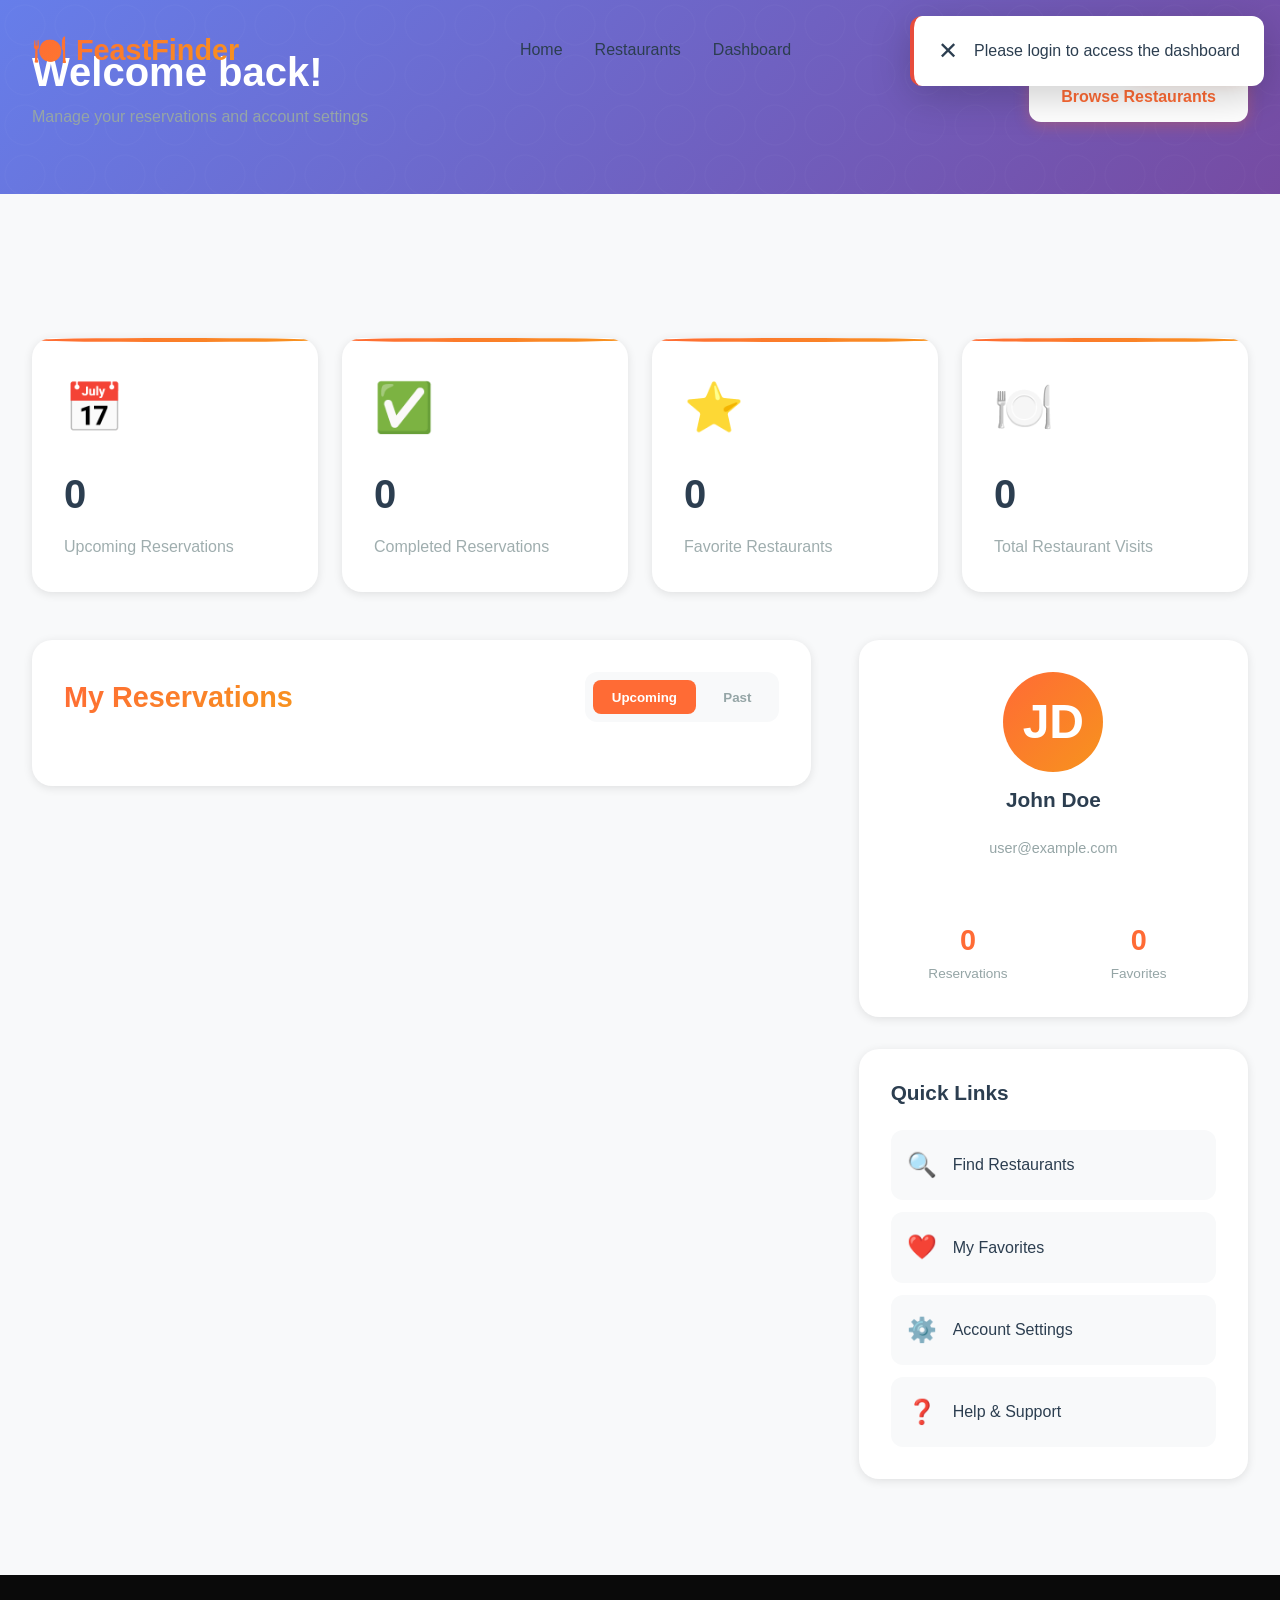
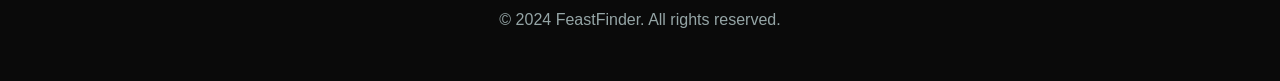
<file: dashboard.html>
<!DOCTYPE html>
<html lang="en">
<head>
    <meta charset="UTF-8">
    <meta name="viewport" content="width=device-width, initial-scale=1.0">
    <title>Dashboard - FeastFinder</title>
    <link rel="stylesheet" href="css/styles.css">
    <style>
        /* Dashboard Specific Styles */
        .dashboard-section {
            padding: 6rem 0 3rem;
            min-height: 100vh;
        }

        .dashboard-header {
            background: linear-gradient(135deg, #667eea 0%, #764ba2 100%);
            color: white;
            padding: 3rem 0;
            margin-bottom: 3rem;
            position: relative;
            overflow: hidden;
        }

        .dashboard-header::before {
            content: '';
            position: absolute;
            top: 0;
            left: 0;
            width: 100%;
            height: 100%;
            background: url('data:image/svg+xml,<svg xmlns="http://www.w3.org/2000/svg" viewBox="0 0 100 100"><circle cx="50" cy="50" r="40" fill="none" stroke="rgba(255,255,255,0.1)" stroke-width="0.5"/></svg>');
            background-size: 50px 50px;
            animation: float 20s linear infinite;
        }

        @keyframes float {
            0% { transform: translateY(0) rotate(0deg); }
            100% { transform: translateY(-100px) rotate(360deg); }
        }

        .dashboard-header-content {
            position: relative;
            z-index: 1;
            display: flex;
            justify-content: space-between;
            align-items: center;
            flex-wrap: wrap;
            gap: 2rem;
        }

        .user-welcome h1 {
            font-size: 2.5rem;
            margin-bottom: 0.5rem;
            animation: fadeInUp 1s ease-out;
        }

        @keyframes fadeInUp {
            from {
                opacity: 0;
                transform: translateY(30px);
            }
            to {
                opacity: 1;
                transform: translateY(0);
            }
        }

        .user-welcome p {
            opacity: 0.9;
            animation: fadeInUp 1s ease-out 0.2s both;
        }

        .quick-actions {
            display: flex;
            gap: 1rem;
            animation: fadeInUp 1s ease-out 0.4s both;
        }

        /* Stats Grid */
        .stats-grid {
            display: grid;
            grid-template-columns: repeat(auto-fit, minmax(250px, 1fr));
            gap: 1.5rem;
            margin-bottom: 3rem;
        }

        .stat-card {
            background: var(--light-surface);
            padding: 2rem;
            border-radius: var(--border-radius-lg);
            box-shadow: var(--shadow-sm);
            position: relative;
            overflow: hidden;
            transition: all var(--transition-normal);
        }

        .stat-card:hover {
            transform: translateY(-5px);
            box-shadow: var(--shadow-md);
        }

        .stat-card::before {
            content: '';
            position: absolute;
            top: 0;
            left: 0;
            width: 100%;
            height: 4px;
            background: linear-gradient(135deg, var(--primary-color), var(--secondary-color));
        }

        .stat-icon {
            font-size: 3rem;
            margin-bottom: 1rem;
        }

        .stat-value {
            font-size: 2.5rem;
            font-weight: 800;
            color: var(--text-dark);
            margin-bottom: 0.5rem;
        }

        .stat-label {
            color: var(--text-muted);
            font-size: 1rem;
        }

        /* Dashboard Content */
        .dashboard-content {
            display: grid;
            grid-template-columns: 2fr 1fr;
            gap: 3rem;
        }

        /* Main Content */
        .main-content {
            display: flex;
            flex-direction: column;
            gap: 3rem;
        }

        .content-section {
            background: var(--light-surface);
            padding: 2rem;
            border-radius: var(--border-radius-lg);
            box-shadow: var(--shadow-sm);
        }

        .section-header {
            display: flex;
            justify-content: space-between;
            align-items: center;
            margin-bottom: 2rem;
            flex-wrap: wrap;
            gap: 1rem;
        }

        .section-header h2 {
            font-size: 1.8rem;
            margin: 0;
            background: linear-gradient(135deg, var(--primary-color), var(--secondary-color));
            -webkit-background-clip: text;
            -webkit-text-fill-color: transparent;
            background-clip: text;
        }

        .section-tabs {
            display: flex;
            gap: 0.5rem;
            background: var(--light-bg);
            padding: 0.5rem;
            border-radius: var(--border-radius-md);
        }

        .section-tab {
            padding: 0.6rem 1.2rem;
            border: none;
            background: transparent;
            cursor: pointer;
            font-weight: 600;
            color: var(--text-muted);
            border-radius: var(--border-radius-sm);
            transition: all var(--transition-normal);
        }

        .section-tab.active {
            background: var(--primary-color);
            color: white;
        }

        .section-tab:hover:not(.active) {
            color: var(--primary-color);
        }

        /* Reservation Cards */
        .reservations-list {
            display: flex;
            flex-direction: column;
            gap: 1rem;
        }

        .reservation-card {
            background: var(--light-bg);
            border-radius: var(--border-radius-md);
            padding: 1.5rem;
            display: flex;
            gap: 1.5rem;
            transition: all var(--transition-normal);
            position: relative;
            overflow: hidden;
        }

        .reservation-card:hover {
            box-shadow: var(--shadow-md);
            transform: translateX(5px);
        }

        .reservation-card::before {
            content: '';
            position: absolute;
            left: 0;
            top: 0;
            bottom: 0;
            width: 4px;
            background: linear-gradient(135deg, var(--primary-color), var(--secondary-color));
        }

        .reservation-card.upcoming::before {
            background: var(--success);
        }

        .reservation-card.completed::before {
            background: var(--text-muted);
        }

        .reservation-card.cancelled::before {
            background: var(--danger);
        }

        .reservation-image {
            width: 120px;
            height: 100px;
            border-radius: var(--border-radius-md);
            object-fit: cover;
            flex-shrink: 0;
        }

        .reservation-info {
            flex: 1;
        }

        .reservation-header {
            display: flex;
            justify-content: space-between;
            align-items: start;
            margin-bottom: 0.75rem;
            flex-wrap: wrap;
            gap: 0.5rem;
        }

        .reservation-title {
            font-size: 1.2rem;
            font-weight: 700;
            color: var(--text-dark);
            margin: 0;
        }

        .reservation-status {
            padding: 0.4rem 1rem;
            border-radius: var(--border-radius-xl);
            font-size: 0.85rem;
            font-weight: 600;
        }

        .reservation-status.upcoming {
            background: rgba(46, 204, 113, 0.1);
            color: var(--success);
        }

        .reservation-status.completed {
            background: rgba(149, 165, 166, 0.1);
            color: var(--text-muted);
        }

        .reservation-status.cancelled {
            background: rgba(231, 76, 60, 0.1);
            color: var(--danger);
        }

        .reservation-details {
            display: grid;
            grid-template-columns: repeat(auto-fit, minmax(150px, 1fr));
            gap: 1rem;
            margin-bottom: 1rem;
        }

        .reservation-detail {
            display: flex;
            align-items: center;
            gap: 0.5rem;
            font-size: 0.9rem;
            color: var(--text-muted);
        }

        .reservation-detail span:first-child {
            font-size: 1.1rem;
        }

        .reservation-actions {
            display: flex;
            gap: 0.75rem;
            flex-wrap: wrap;
        }

        .reservation-actions .btn {
            padding: 0.5rem 1rem;
            font-size: 0.9rem;
        }

        /* Empty State */
        .empty-state {
            text-align: center;
            padding: 3rem 2rem;
        }

        .empty-state-icon {
            font-size: 5rem;
            margin-bottom: 1rem;
            opacity: 0.5;
        }

        .empty-state h3 {
            margin-bottom: 0.5rem;
        }

        .empty-state p {
            color: var(--text-muted);
            margin-bottom: 1.5rem;
        }

        /* Sidebar */
        .sidebar {
            display: flex;
            flex-direction: column;
            gap: 2rem;
        }

        .sidebar-card {
            background: var(--light-surface);
            padding: 2rem;
            border-radius: var(--border-radius-lg);
            box-shadow: var(--shadow-sm);
        }

        .sidebar-card h3 {
            margin-bottom: 1.5rem;
            font-size: 1.3rem;
        }

        /* Profile Card */
        .profile-header {
            text-align: center;
            margin-bottom: 2rem;
        }

        .profile-avatar {
            width: 100px;
            height: 100px;
            border-radius: 50%;
            background: linear-gradient(135deg, var(--primary-color), var(--secondary-color));
            display: flex;
            align-items: center;
            justify-content: center;
            color: white;
            font-size: 3rem;
            font-weight: 700;
            margin: 0 auto 1rem;
        }

        .profile-name {
            font-size: 1.5rem;
            margin-bottom: 0.25rem;
        }

        .profile-email {
            color: var(--text-muted);
            font-size: 0.9rem;
        }

        .profile-stats {
            display: grid;
            grid-template-columns: 1fr 1fr;
            gap: 1rem;
            margin-top: 1.5rem;
            padding-top: 1.5rem;
            border-top: 1px solid var(--glass-border);
        }

        .profile-stat {
            text-align: center;
        }

        .profile-stat-value {
            font-size: 1.8rem;
            font-weight: 700;
            color: var(--primary-color);
        }

        .profile-stat-label {
            font-size: 0.85rem;
            color: var(--text-muted);
        }

        /* Quick Links */
        .quick-links {
            display: flex;
            flex-direction: column;
            gap: 0.75rem;
        }

        .quick-link {
            display: flex;
            align-items: center;
            gap: 1rem;
            padding: 1rem;
            background: var(--light-bg);
            border-radius: var(--border-radius-md);
            text-decoration: none;
            color: var(--text-dark);
            transition: all var(--transition-normal);
        }

        .quick-link:hover {
            background: var(--primary-color);
            color: white;
            transform: translateX(5px);
        }

        .quick-link span:first-child {
            font-size: 1.5rem;
        }

        /* Modal */
        .modal-content {
            max-width: 500px;
        }

        .modal-body {
            text-align: center;
        }

        .modal-icon {
            font-size: 4rem;
            margin-bottom: 1rem;
        }

        /* Responsive */
        @media (max-width: 1024px) {
            .dashboard-content {
                grid-template-columns: 1fr;
            }

            .sidebar {
                order: -1;
            }
        }

        @media (max-width: 768px) {
            .dashboard-header-content {
                flex-direction: column;
                align-items: flex-start;
            }

            .user-welcome h1 {
                font-size: 2rem;
            }

            .quick-actions {
                width: 100%;
                flex-direction: column;
            }

            .reservation-card {
                flex-direction: column;
            }

            .reservation-image {
                width: 100%;
                height: 150px;
            }

            .reservation-details {
                grid-template-columns: 1fr;
            }
        }
    </style>
</head>
<body>
    <!-- Loader -->
    <div class="loader-wrapper">
        <div class="loader">
            <div class="loader-ring"></div>
            <div class="loader-ring"></div>
            <div class="loader-ring"></div>
            <div class="loader-text">FEAST</div>
        </div>
    </div>

    <!-- Navbar -->
    <nav class="navbar scrolled">
        <div class="container">
            <a href="index.html" class="logo">🍽️ FeastFinder</a>
            <ul class="nav-links">
                <li><a href="index.html">Home</a></li>
                <li><a href="restaurants.html">Restaurants</a></li>
                <li><a href="dashboard.html" class="active">Dashboard</a></li>
            </ul>
            <div class="nav-right">
                <button class="theme-toggle">
                    <span>🌙</span>
                </button>
                <a href="#" class="btn btn-primary" onclick="Auth.logout(); return false;">Logout</a>
            </div>
            <div class="mobile-menu-toggle">
                <span></span>
                <span></span>
                <span></span>
            </div>
        </div>
    </nav>

    <!-- Dashboard Header -->
    <section class="dashboard-header">
        <div class="container">
            <div class="dashboard-header-content">
                <div class="user-welcome">
                    <h1 id="welcomeMessage">Welcome back!</h1>
                    <p>Manage your reservations and account settings</p>
                </div>
                <div class="quick-actions">
                    <a href="restaurants.html" class="btn btn-primary" style="background: white; color: var(--primary-color);">Browse Restaurants</a>
                </div>
            </div>
        </div>
    </section>

    <!-- Main Content -->
    <section class="dashboard-section">
        <div class="container">
            <!-- Stats Grid -->
            <div class="stats-grid">
                <div class="stat-card">
                    <div class="stat-icon">📅</div>
                    <div class="stat-value" id="upcomingCount">0</div>
                    <div class="stat-label">Upcoming Reservations</div>
                </div>
                <div class="stat-card">
                    <div class="stat-icon">✅</div>
                    <div class="stat-value" id="completedCount">0</div>
                    <div class="stat-label">Completed Reservations</div>
                </div>
                <div class="stat-card">
                    <div class="stat-icon">⭐</div>
                    <div class="stat-value" id="favoritesCount">0</div>
                    <div class="stat-label">Favorite Restaurants</div>
                </div>
                <div class="stat-card">
                    <div class="stat-icon">🍽️</div>
                    <div class="stat-value" id="totalVisits">0</div>
                    <div class="stat-label">Total Restaurant Visits</div>
                </div>
            </div>

            <div class="dashboard-content">
                <!-- Main Content -->
                <div class="main-content">
                    <!-- Reservations Section -->
                    <div class="content-section">
                        <div class="section-header">
                            <h2>My Reservations</h2>
                            <div class="section-tabs">
                                <button class="section-tab active" data-tab="upcoming">Upcoming</button>
                                <button class="section-tab" data-tab="past">Past</button>
                            </div>
                        </div>

                        <!-- Upcoming Reservations -->
                        <div class="reservations-list" id="upcomingReservations">
                            <!-- Reservations will be loaded here -->
                        </div>

                        <!-- Past Reservations -->
                        <div class="reservations-list hidden" id="pastReservations">
                            <!-- Past reservations will be loaded here -->
                        </div>
                    </div>
                </div>

                <!-- Sidebar -->
                <div class="sidebar">
                    <!-- Profile Card -->
                    <div class="sidebar-card">
                        <div class="profile-header">
                            <div class="profile-avatar" id="profileAvatar">JD</div>
                            <h3 class="profile-name" id="profileName">John Doe</h3>
                            <p class="profile-email" id="profileEmail">user@example.com</p>
                        </div>
                        <div class="profile-stats">
                            <div class="profile-stat">
                                <div class="profile-stat-value" id="statReservations">0</div>
                                <div class="profile-stat-label">Reservations</div>
                            </div>
                            <div class="profile-stat">
                                <div class="profile-stat-value" id="statFavorites">0</div>
                                <div class="profile-stat-label">Favorites</div>
                            </div>
                        </div>
                    </div>

                    <!-- Quick Links -->
                    <div class="sidebar-card">
                        <h3>Quick Links</h3>
                        <div class="quick-links">
                            <a href="restaurants.html" class="quick-link">
                                <span>🔍</span>
                                <span>Find Restaurants</span>
                            </a>
                            <a href="#" class="quick-link" onclick="showFavorites(); return false;">
                                <span>❤️</span>
                                <span>My Favorites</span>
                            </a>
                            <a href="#" class="quick-link" onclick="showSettings(); return false;">
                                <span>⚙️</span>
                                <span>Account Settings</span>
                            </a>
                            <a href="#" class="quick-link" onclick="showHelp(); return false;">
                                <span>❓</span>
                                <span>Help & Support</span>
                            </a>
                        </div>
                    </div>
                </div>
            </div>
        </div>
    </section>

    <!-- Cancel Reservation Modal -->
    <div class="modal" id="cancelModal">
        <div class="modal-content">
            <div class="modal-header">
                <h3>Cancel Reservation</h3>
                <button class="modal-close" onclick="Modal.hide('cancelModal')">&times;</button>
            </div>
            <div class="modal-body">
                <div class="modal-icon">⚠️</div>
                <p>Are you sure you want to cancel this reservation?</p>
                <p style="color: var(--text-muted); font-size: 0.9rem; margin-top: 1rem;">
                    <strong id="cancelRestaurantName">Restaurant Name</strong><br>
                    <span id="cancelDateTime">Date at Time</span>
                </p>
            </div>
            <div class="modal-footer">
                <button class="btn btn-ghost" onclick="Modal.hide('cancelModal')">Keep Reservation</button>
                <button class="btn btn-primary" style="background: var(--danger);" id="confirmCancelBtn">Cancel Reservation</button>
            </div>
        </div>
    </div>

    <!-- Footer -->
    <footer style="background: var(--dark-bg); color: var(--text-light); padding: 2rem 0; margin-top: 3rem;">
        <div class="container">
            <div style="text-align: center; color: var(--text-muted);">
                <p>&copy; 2024 FeastFinder. All rights reserved.</p>
            </div>
        </div>
    </footer>

    <script src="js/utils.js"></script>
    <script>
        let currentTab = 'upcoming';
        let cancelReservationId = null;

        // Initialize
        document.addEventListener('DOMContentLoaded', () => {
            // Check authentication
            if (!Auth.isLoggedIn()) {
                Toast.error('Please login to access the dashboard');
                setTimeout(() => {
                    window.location.href = 'login.html';
                }, 1500);
                return;
            }

            loadUserProfile();
            loadStats();
            loadReservations();
            setupTabs();
        });

        // Load user profile
        function loadUserProfile() {
            const user = Auth.getCurrentUser();
            
            document.getElementById('welcomeMessage').textContent = `Welcome back, ${user.name.split(' ')[0]}!`;
            document.getElementById('profileName').textContent = user.name;
            document.getElementById('profileEmail').textContent = user.email;
            
            // Generate avatar initials
            const initials = user.name.split(' ').map(n => n[0]).join('').toUpperCase();
            document.getElementById('profileAvatar').textContent = initials;
        }

        // Load statistics
        function loadStats() {
            const user = Auth.getCurrentUser();
            const reservations = Reservations.getByUserId(user.id);
            const favorites = Storage.get('favorites') || [];

            const upcoming = reservations.filter(r => r.status === 'upcoming').length;
            const completed = reservations.filter(r => r.status === 'completed').length;
            const cancelled = reservations.filter(r => r.status === 'cancelled').length;

            document.getElementById('upcomingCount').textContent = upcoming;
            document.getElementById('completedCount').textContent = completed;
            document.getElementById('favoritesCount').textContent = favorites.length;
            document.getElementById('totalVisits').textContent = completed + cancelled;

            document.getElementById('statReservations').textContent = reservations.length;
            document.getElementById('statFavorites').textContent = favorites.length;
        }

        // Load reservations
        function loadReservations() {
            const user = Auth.getCurrentUser();
            const reservations = Reservations.getByUserId(user.id);

            const upcoming = reservations.filter(r => r.status === 'upcoming');
            const past = reservations.filter(r => r.status === 'completed' || r.status === 'cancelled');

            renderReservations('upcomingReservations', upcoming, true);
            renderReservations('pastReservations', past, false);
        }

        // Render reservations
        function renderReservations(containerId, reservations, isUpcoming) {
            const container = document.getElementById(containerId);

            if (reservations.length === 0) {
                container.innerHTML = `
                    <div class="empty-state">
                        <div class="empty-state-icon">${isUpcoming ? '📅' : '📋'}</div>
                        <h3>No ${isUpcoming ? 'upcoming' : 'past'} reservations</h3>
                        <p>${isUpcoming ? 'Book a table at your favorite restaurant!' : 'Your reservation history will appear here'}</p>
                        ${isUpcoming ? '<a href="restaurants.html" class="btn btn-primary">Browse Restaurants</a>' : ''}
                    </div>
                `;
                return;
            }

            container.innerHTML = reservations.map(reservation => `
                <div class="reservation-card ${reservation.status}">
                    <img src="${reservation.restaurantImage}" alt="${reservation.restaurantName}" class="reservation-image" onerror="this.src='https://images.unsplash.com/photo-1517248135467-4c7edcad34c4?w=400'">
                    <div class="reservation-info">
                        <div class="reservation-header">
                            <h4 class="reservation-title">${reservation.restaurantName}</h4>
                            <span class="reservation-status ${reservation.status}">${capitalizeFirst(reservation.status)}</span>
                        </div>
                        <div class="reservation-details">
                            <div class="reservation-detail">
                                <span>📅</span>
                                <span>${UI.formatDate(reservation.date)}</span>
                            </div>
                            <div class="reservation-detail">
                                <span>⏰</span>
                                <span>${reservation.time}</span>
                            </div>
                            <div class="reservation-detail">
                                <span>👥</span>
                                <span>${reservation.guests} ${reservation.guests === 1 ? 'Guest' : 'Guests'}</span>
                            </div>
                            <div class="reservation-detail">
                                <span>🪑</span>
                                <span>Table ${reservation.table}</span>
                            </div>
                        </div>
                        <div class="reservation-actions">
                            ${isUpcoming ? `
                                <a href="details.html?id=${reservation.restaurantId}" class="btn btn-ghost">View Restaurant</a>
                                <button class="btn btn-ghost" style="border-color: var(--danger); color: var(--danger);" onclick="showCancelModal(${reservation.id})">Cancel</button>
                            ` : `
                                <a href="details.html?id=${reservation.restaurantId}" class="btn btn-primary">Book Again</a>
                            `}
                        </div>
                    </div>
                </div>
            `).join('');
        }

        // Setup tabs
        function setupTabs() {
            document.querySelectorAll('.section-tab').forEach(tab => {
                tab.addEventListener('click', () => {
                    const tabName = tab.getAttribute('data-tab');
                    
                    // Update active tab
                    document.querySelectorAll('.section-tab').forEach(t => t.classList.remove('active'));
                    tab.classList.add('active');

                    // Show/hide content
                    if (tabName === 'upcoming') {
                        document.getElementById('upcomingReservations').classList.remove('hidden');
                        document.getElementById('pastReservations').classList.add('hidden');
                    } else {
                        document.getElementById('upcomingReservations').classList.add('hidden');
                        document.getElementById('pastReservations').classList.remove('hidden');
                    }

                    currentTab = tabName;
                });
            });
        }

        // Show cancel modal
        function showCancelModal(reservationId) {
            const reservation = Reservations.getById(reservationId);
            
            if (!reservation) {
                Toast.error('Reservation not found');
                return;
            }

            cancelReservationId = reservationId;
            
            document.getElementById('cancelRestaurantName').textContent = reservation.restaurantName;
            document.getElementById('cancelDateTime').textContent = `${UI.formatDate(reservation.date)} at ${reservation.time}`;
            
            Modal.show('cancelModal');
        }

        // Confirm cancel
        document.getElementById('confirmCancelBtn').addEventListener('click', () => {
            if (cancelReservationId) {
                const success = Reservations.cancel(cancelReservationId);
                
                if (success) {
                    Toast.success('Reservation cancelled successfully');
                    Modal.hide('cancelModal');
                    loadStats();
                    loadReservations();
                } else {
                    Toast.error('Failed to cancel reservation');
                }
                
                cancelReservationId = null;
            }
        });

        // Helper functions
        function capitalizeFirst(str) {
            return str.charAt(0).toUpperCase() + str.slice(1);
        }

        function showFavorites() {
            Toast.success('Favorites feature coming soon!');
        }

        function showSettings() {
            Toast.success('Settings feature coming soon!');
        }

        function showHelp() {
            Toast.success('Help & Support feature coming soon!');
        }
    </script>
</body>
</html>
</file>
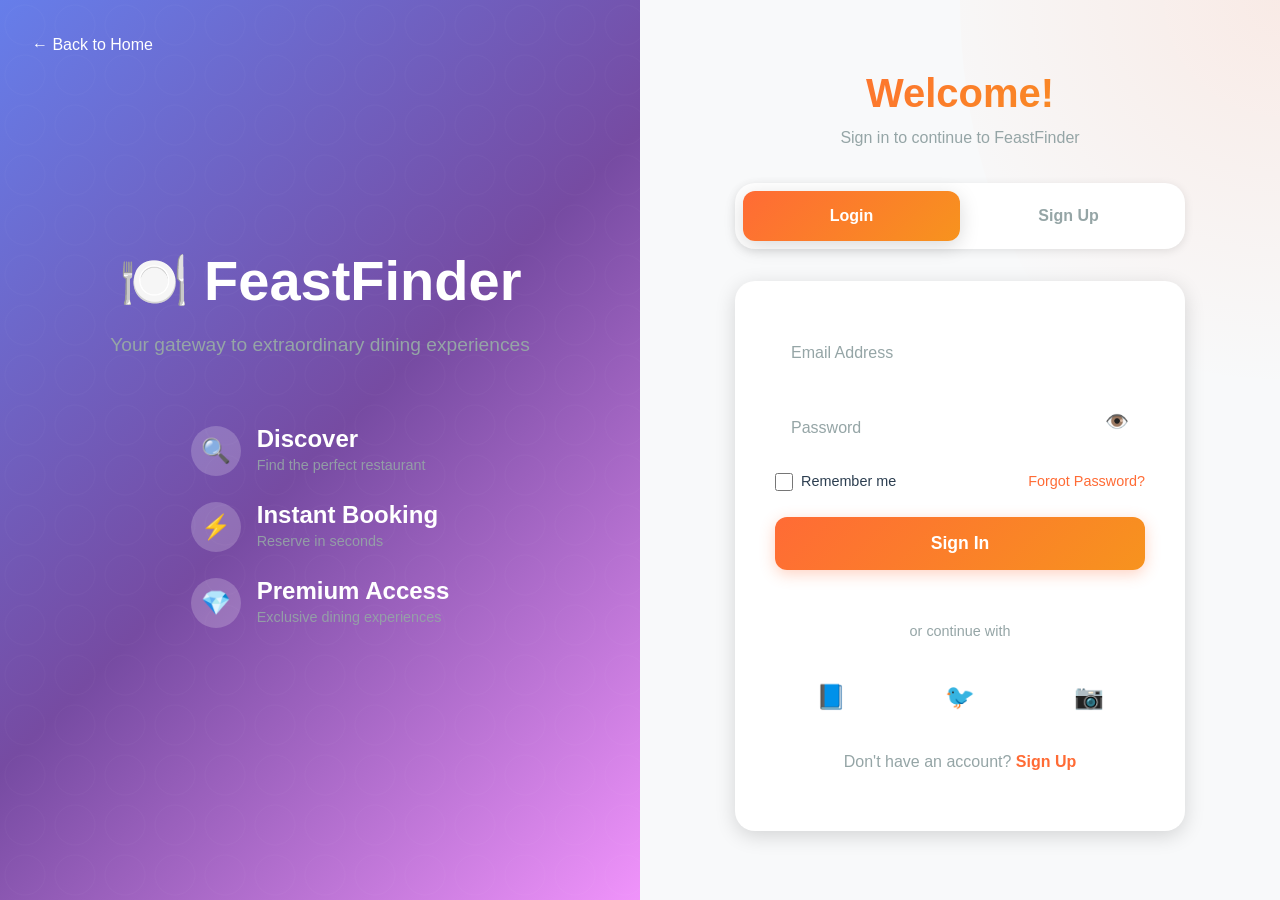
<file: login.html>
<!DOCTYPE html>
<html lang="en">
<head>
    <meta charset="UTF-8">
    <meta name="viewport" content="width=device-width, initial-scale=1.0">
    <title>Login - FeastFinder</title>
    <link rel="stylesheet" href="css/styles.css">
    <style>
        /* Login Page Specific Styles */
        body {
            overflow: hidden;
        }

        .auth-container {
            display: flex;
            min-height: 100vh;
        }

        /* Left Side - Image/Branding */
        .auth-left {
            flex: 1;
            background: linear-gradient(135deg, #667eea 0%, #764ba2 50%, #f093fb 100%);
            display: flex;
            flex-direction: column;
            justify-content: center;
            align-items: center;
            padding: 3rem;
            position: relative;
            overflow: hidden;
        }

        .auth-left::before {
            content: '';
            position: absolute;
            top: 0;
            left: 0;
            width: 100%;
            height: 100%;
            background: url('data:image/svg+xml,<svg xmlns="http://www.w3.org/2000/svg" viewBox="0 0 100 100"><circle cx="50" cy="50" r="40" fill="none" stroke="rgba(255,255,255,0.1)" stroke-width="0.5"/></svg>');
            background-size: 50px 50px;
            animation: float 20s linear infinite;
        }

        @keyframes float {
            0% { transform: translateY(0) rotate(0deg); }
            100% { transform: translateY(-100px) rotate(360deg); }
        }

        .auth-branding {
            position: relative;
            z-index: 1;
            text-align: center;
            color: white;
        }

        .auth-branding h1 {
            font-size: 3.5rem;
            margin-bottom: 1rem;
            animation: fadeInUp 1s ease-out;
        }

        .auth-branding p {
            font-size: 1.2rem;
            opacity: 0.9;
            animation: fadeInUp 1s ease-out 0.2s both;
        }

        .auth-features {
            margin-top: 3rem;
            position: relative;
            z-index: 1;
        }

        .auth-feature {
            display: flex;
            align-items: center;
            gap: 1rem;
            margin-bottom: 1.5rem;
            color: white;
            animation: slideInLeft 1s ease-out both;
        }

        .auth-feature:nth-child(1) { animation-delay: 0.3s; }
        .auth-feature:nth-child(2) { animation-delay: 0.5s; }
        .auth-feature:nth-child(3) { animation-delay: 0.7s; }

        .auth-feature-icon {
            width: 50px;
            height: 50px;
            background: rgba(255, 255, 255, 0.2);
            border-radius: 50%;
            display: flex;
            align-items: center;
            justify-content: center;
            font-size: 1.5rem;
        }

        @keyframes fadeInUp {
            from {
                opacity: 0;
                transform: translateY(30px);
            }
            to {
                opacity: 1;
                transform: translateY(0);
            }
        }

        @keyframes slideInLeft {
            from {
                opacity: 0;
                transform: translateX(-30px);
            }
            to {
                opacity: 1;
                transform: translateX(0);
            }
        }

        /* Right Side - Form */
        .auth-right {
            flex: 1;
            display: flex;
            justify-content: center;
            align-items: center;
            padding: 3rem;
            background: var(--light-bg);
            position: relative;
        }

        .auth-right::before {
            content: '';
            position: absolute;
            top: -50%;
            right: -50%;
            width: 100%;
            height: 100%;
            background: radial-gradient(circle, rgba(255, 107, 53, 0.1) 0%, transparent 70%);
            border-radius: 50%;
        }

        .auth-form-container {
            width: 100%;
            max-width: 450px;
            position: relative;
            z-index: 1;
        }

        .auth-header {
            text-align: center;
            margin-bottom: 2rem;
        }

        .auth-header h2 {
            font-size: 2.5rem;
            margin-bottom: 0.5rem;
            background: linear-gradient(135deg, var(--primary-color), var(--secondary-color));
            -webkit-background-clip: text;
            -webkit-text-fill-color: transparent;
            background-clip: text;
        }

        .auth-header p {
            color: var(--text-muted);
        }

        /* Tab Switcher */
        .auth-tabs {
            display: flex;
            margin-bottom: 2rem;
            background: var(--light-surface);
            border-radius: var(--border-radius-lg);
            padding: 0.5rem;
            box-shadow: var(--shadow-sm);
        }

        .auth-tab {
            flex: 1;
            padding: 1rem;
            text-align: center;
            border: none;
            background: transparent;
            cursor: pointer;
            font-size: 1rem;
            font-weight: 600;
            color: var(--text-muted);
            border-radius: var(--border-radius-md);
            transition: all var(--transition-normal);
        }

        .auth-tab.active {
            background: linear-gradient(135deg, var(--primary-color), var(--secondary-color));
            color: white;
            box-shadow: var(--shadow-md);
        }

        .auth-tab:hover:not(.active) {
            color: var(--primary-color);
        }

        /* Form Styles */
        .auth-form {
            background: var(--light-surface);
            padding: 2.5rem;
            border-radius: var(--border-radius-lg);
            box-shadow: var(--shadow-md);
        }

        .form-group.floating {
            margin-bottom: 1.5rem;
        }

        .form-group.floating .form-input {
            padding: 1.2rem 1rem 0.6rem;
        }

        .form-group.floating .floating-label {
            top: 1.2rem;
            left: 1rem;
        }

        .password-toggle {
            position: absolute;
            right: 1rem;
            top: 50%;
            transform: translateY(-50%);
            background: none;
            border: none;
            cursor: pointer;
            color: var(--text-muted);
            font-size: 1.2rem;
            transition: color var(--transition-fast);
        }

        .password-toggle:hover {
            color: var(--primary-color);
        }

        .form-error {
            color: var(--danger);
            font-size: 0.85rem;
            margin-top: 0.5rem;
            display: none;
        }

        .form-group.error .form-input {
            border-color: var(--danger);
        }

        .form-group.error .form-error {
            display: block;
        }

        .form-options {
            display: flex;
            justify-content: space-between;
            align-items: center;
            margin-bottom: 1.5rem;
            font-size: 0.9rem;
        }

        .remember-me {
            display: flex;
            align-items: center;
            gap: 0.5rem;
            cursor: pointer;
        }

        .remember-me input[type="checkbox"] {
            width: 18px;
            height: 18px;
            cursor: pointer;
        }

        .forgot-password {
            color: var(--primary-color);
            text-decoration: none;
            font-weight: 500;
            transition: color var(--transition-fast);
        }

        .forgot-password:hover {
            color: var(--primary-dark);
            text-decoration: underline;
        }

        .auth-form .btn {
            width: 100%;
            padding: 1rem;
            font-size: 1.1rem;
            margin-bottom: 1.5rem;
        }

        .auth-divider {
            text-align: center;
            position: relative;
            margin: 1.5rem 0;
        }

        .auth-divider::before {
            content: '';
            position: absolute;
            top: 50%;
            left: 0;
            width: 100%;
            height: 1px;
            background: var(--glass-border);
        }

        .auth-divider span {
            background: var(--light-surface);
            padding: 0 1rem;
            position: relative;
            color: var(--text-muted);
            font-size: 0.9rem;
        }

        .social-login {
            display: flex;
            gap: 1rem;
        }

        .social-btn {
            flex: 1;
            padding: 0.8rem;
            border: 2px solid var(--glass-border);
            border-radius: var(--border-radius-md);
            background: var(--light-surface);
            cursor: pointer;
            font-size: 1.5rem;
            transition: all var(--transition-normal);
            display: flex;
            align-items: center;
            justify-content: center;
        }

        .social-btn:hover {
            border-color: var(--primary-color);
            transform: translateY(-2px);
            box-shadow: var(--shadow-sm);
        }

        .auth-footer {
            text-align: center;
            margin-top: 1.5rem;
            color: var(--text-muted);
        }

        .auth-footer a {
            color: var(--primary-color);
            font-weight: 600;
            text-decoration: none;
        }

        .auth-footer a:hover {
            text-decoration: underline;
        }

        /* Form Panels */
        .form-panel {
            display: none;
        }

        .form-panel.active {
            display: block;
            animation: fadeIn 0.5s ease-out;
        }

        @keyframes fadeIn {
            from { opacity: 0; transform: translateY(10px); }
            to { opacity: 1; transform: translateY(0); }
        }

        /* Back to Home */
        .back-home {
            position: absolute;
            top: 2rem;
            left: 2rem;
            color: white;
            text-decoration: none;
            display: flex;
            align-items: center;
            gap: 0.5rem;
            font-weight: 500;
            z-index: 10;
            transition: all var(--transition-normal);
        }

        .back-home:hover {
            transform: translateX(-5px);
        }

        /* Responsive */
        @media (max-width: 968px) {
            .auth-left {
                display: none;
            }

            .auth-right {
                flex: 1;
            }
        }

        @media (max-width: 480px) {
            .auth-form {
                padding: 1.5rem;
            }

            .auth-header h2 {
                font-size: 2rem;
            }

            .social-login {
                flex-direction: column;
            }
        }
    </style>
</head>
<body>
    <!-- Loader -->
    <div class="loader-wrapper">
        <div class="loader">
            <div class="loader-ring"></div>
            <div class="loader-ring"></div>
            <div class="loader-ring"></div>
            <div class="loader-text">FEAST</div>
        </div>
    </div>

    <div class="auth-container">
        <!-- Left Side - Branding -->
        <div class="auth-left">
            <a href="index.html" class="back-home">← Back to Home</a>
            <div class="auth-branding">
                <h1>🍽️ FeastFinder</h1>
                <p>Your gateway to extraordinary dining experiences</p>
            </div>
            <div class="auth-features">
                <div class="auth-feature">
                    <div class="auth-feature-icon">🔍</div>
                    <div>
                        <h4 style="margin: 0;">Discover</h4>
                        <p style="margin: 0; font-size: 0.9rem; opacity: 0.9;">Find the perfect restaurant</p>
                    </div>
                </div>
                <div class="auth-feature">
                    <div class="auth-feature-icon">⚡</div>
                    <div>
                        <h4 style="margin: 0;">Instant Booking</h4>
                        <p style="margin: 0; font-size: 0.9rem; opacity: 0.9;">Reserve in seconds</p>
                    </div>
                </div>
                <div class="auth-feature">
                    <div class="auth-feature-icon">💎</div>
                    <div>
                        <h4 style="margin: 0;">Premium Access</h4>
                        <p style="margin: 0; font-size: 0.9rem; opacity: 0.9;">Exclusive dining experiences</p>
                    </div>
                </div>
            </div>
        </div>

        <!-- Right Side - Form -->
        <div class="auth-right">
            <div class="auth-form-container">
                <div class="auth-header">
                    <h2>Welcome!</h2>
                    <p>Sign in to continue to FeastFinder</p>
                </div>

                <!-- Tab Switcher -->
                <div class="auth-tabs">
                    <button class="auth-tab active" data-tab="login">Login</button>
                    <button class="auth-tab" data-tab="signup">Sign Up</button>
                </div>

                <!-- Login Form -->
                <div class="auth-form">
                    <form id="loginForm" class="form-panel active">
                        <div class="form-group floating">
                            <input type="email" class="form-input" id="loginEmail" placeholder=" " required>
                            <label class="floating-label" for="loginEmail">Email Address</label>
                            <div class="form-error">Please enter a valid email address</div>
                        </div>

                        <div class="form-group floating">
                            <input type="password" class="form-input" id="loginPassword" placeholder=" " required>
                            <label class="floating-label" for="loginPassword">Password</label>
                            <button type="button" class="password-toggle" onclick="togglePassword('loginPassword')">👁️</button>
                            <div class="form-error">Password is required</div>
                        </div>

                        <div class="form-options">
                            <label class="remember-me">
                                <input type="checkbox" id="rememberMe">
                                <span>Remember me</span>
                            </label>
                            <a href="#" class="forgot-password">Forgot Password?</a>
                        </div>

                        <button type="submit" class="btn btn-primary">Sign In</button>

                        <div class="auth-divider">
                            <span>or continue with</span>
                        </div>

                        <div class="social-login">
                            <button type="button" class="social-btn">📘</button>
                            <button type="button" class="social-btn">🐦</button>
                            <button type="button" class="social-btn">📷</button>
                        </div>

                        <div class="auth-footer">
                            <p>Don't have an account? <a href="#" onclick="switchTab('signup'); return false;">Sign Up</a></p>
                        </div>
                    </form>

                    <!-- Signup Form -->
                    <form id="signupForm" class="form-panel">
                        <div class="form-group floating">
                            <input type="text" class="form-input" id="signupName" placeholder=" " required>
                            <label class="floating-label" for="signupName">Full Name</label>
                            <div class="form-error">Name is required</div>
                        </div>

                        <div class="form-group floating">
                            <input type="email" class="form-input" id="signupEmail" placeholder=" " required>
                            <label class="floating-label" for="signupEmail">Email Address</label>
                            <div class="form-error">Please enter a valid email address</div>
                        </div>

                        <div class="form-group floating">
                            <input type="tel" class="form-input" id="signupPhone" placeholder=" " required>
                            <label class="floating-label" for="signupPhone">Phone Number</label>
                            <div class="form-error">Please enter a valid phone number</div>
                        </div>

                        <div class="form-group floating">
                            <input type="password" class="form-input" id="signupPassword" placeholder=" " required>
                            <label class="floating-label" for="signupPassword">Password</label>
                            <button type="button" class="password-toggle" onclick="togglePassword('signupPassword')">👁️</button>
                            <div class="form-error">Password must be at least 6 characters</div>
                        </div>

                        <div class="form-group floating">
                            <input type="password" class="form-input" id="signupConfirmPassword" placeholder=" " required>
                            <label class="floating-label" for="signupConfirmPassword">Confirm Password</label>
                            <button type="button" class="password-toggle" onclick="togglePassword('signupConfirmPassword')">👁️</button>
                            <div class="form-error">Passwords do not match</div>
                        </div>

                        <div class="form-options">
                            <label class="remember-me">
                                <input type="checkbox" id="agreeTerms" required>
                                <span>I agree to the Terms & Conditions</span>
                            </label>
                        </div>

                        <button type="submit" class="btn btn-primary">Create Account</button>

                        <div class="auth-divider">
                            <span>or continue with</span>
                        </div>

                        <div class="social-login">
                            <button type="button" class="social-btn">📘</button>
                            <button type="button" class="social-btn">🐦</button>
                            <button type="button" class="social-btn">📷</button>
                        </div>

                        <div class="auth-footer">
                            <p>Already have an account? <a href="#" onclick="switchTab('login'); return false;">Sign In</a></p>
                        </div>
                    </form>
                </div>
            </div>
        </div>
    </div>

    <script src="js/utils.js"></script>
    <script>
        // Tab Switching
        function switchTab(tab) {
            // Update tabs
            document.querySelectorAll('.auth-tab').forEach(t => t.classList.remove('active'));
            document.querySelector(`[data-tab="${tab}"]`).classList.add('active');

            // Update forms
            document.querySelectorAll('.form-panel').forEach(f => f.classList.remove('active'));
            document.getElementById(`${tab}Form`).classList.add('active');

            // Clear errors
            clearErrors();
        }

        // Tab click handlers
        document.querySelectorAll('.auth-tab').forEach(tab => {
            tab.addEventListener('click', () => {
                switchTab(tab.getAttribute('data-tab'));
            });
        });

        // Toggle Password Visibility
        function togglePassword(inputId) {
            const input = document.getElementById(inputId);
            const button = input.nextElementSibling.nextElementSibling;
            
            if (input.type === 'password') {
                input.type = 'text';
                button.textContent = '🙈';
            } else {
                input.type = 'password';
                button.textContent = '👁️';
            }
        }

        // Clear all errors
        function clearErrors() {
            document.querySelectorAll('.form-group').forEach(group => {
                group.classList.remove('error');
            });
        }

        // Show error
        function showError(inputId) {
            const input = document.getElementById(inputId);
            const formGroup = input.closest('.form-group');
            formGroup.classList.add('error');
        }

        // Validate email
        function validateEmail(email) {
            return Validator.email(email);
        }

        // Login Form Handler
        document.getElementById('loginForm').addEventListener('submit', function(e) {
            e.preventDefault();
            clearErrors();

            const email = document.getElementById('loginEmail').value;
            const password = document.getElementById('loginPassword').value;

            let isValid = true;

            if (!validateEmail(email)) {
                showError('loginEmail');
                isValid = false;
            }

            if (!Validator.required(password)) {
                showError('loginPassword');
                isValid = false;
            }

            if (isValid) {
                const result = Auth.login(email, password);
                
                if (result.success) {
                    Toast.success('Login successful! Redirecting...');
                    setTimeout(() => {
                        window.location.href = 'dashboard.html';
                    }, 1000);
                } else {
                    Toast.error(result.message);
                    showError('loginEmail');
                    showError('loginPassword');
                }
            }
        });

        // Signup Form Handler
        document.getElementById('signupForm').addEventListener('submit', function(e) {
            e.preventDefault();
            clearErrors();

            const name = document.getElementById('signupName').value;
            const email = document.getElementById('signupEmail').value;
            const phone = document.getElementById('signupPhone').value;
            const password = document.getElementById('signupPassword').value;
            const confirmPassword = document.getElementById('signupConfirmPassword').value;
            const agreeTerms = document.getElementById('agreeTerms').checked;

            let isValid = true;

            if (!Validator.required(name)) {
                showError('signupName');
                isValid = false;
            }

            if (!validateEmail(email)) {
                showError('signupEmail');
                isValid = false;
            }

            if (!Validator.phone(phone)) {
                showError('signupPhone');
                isValid = false;
            }

            if (!Validator.password(password)) {
                showError('signupPassword');
                isValid = false;
            }

            if (password !== confirmPassword) {
                showError('signupConfirmPassword');
                isValid = false;
            }

            if (!agreeTerms) {
                Toast.error('Please agree to the Terms & Conditions');
                isValid = false;
            }

            if (isValid) {
                const result = Auth.signup({
                    name,
                    email,
                    phone,
                    password
                });

                if (result.success) {
                    Toast.success('Account created successfully! Redirecting...');
                    setTimeout(() => {
                        window.location.href = 'dashboard.html';
                    }, 1000);
                } else {
                    Toast.error(result.message);
                    showError('signupEmail');
                }
            }
        });

        // Real-time validation
        document.querySelectorAll('.form-input').forEach(input => {
            input.addEventListener('blur', function() {
                const formGroup = this.closest('.form-group');
                
                if (this.value && !this.checkValidity()) {
                    formGroup.classList.add('error');
                } else {
                    formGroup.classList.remove('error');
                }
            });

            input.addEventListener('input', function() {
                const formGroup = this.closest('.form-group');
                formGroup.classList.remove('error');
            });
        });

        // Check if already logged in
        document.addEventListener('DOMContentLoaded', () => {
            if (Auth.isLoggedIn()) {
                window.location.href = 'dashboard.html';
            }
        });
    </script>
</body>
</html>
</file>
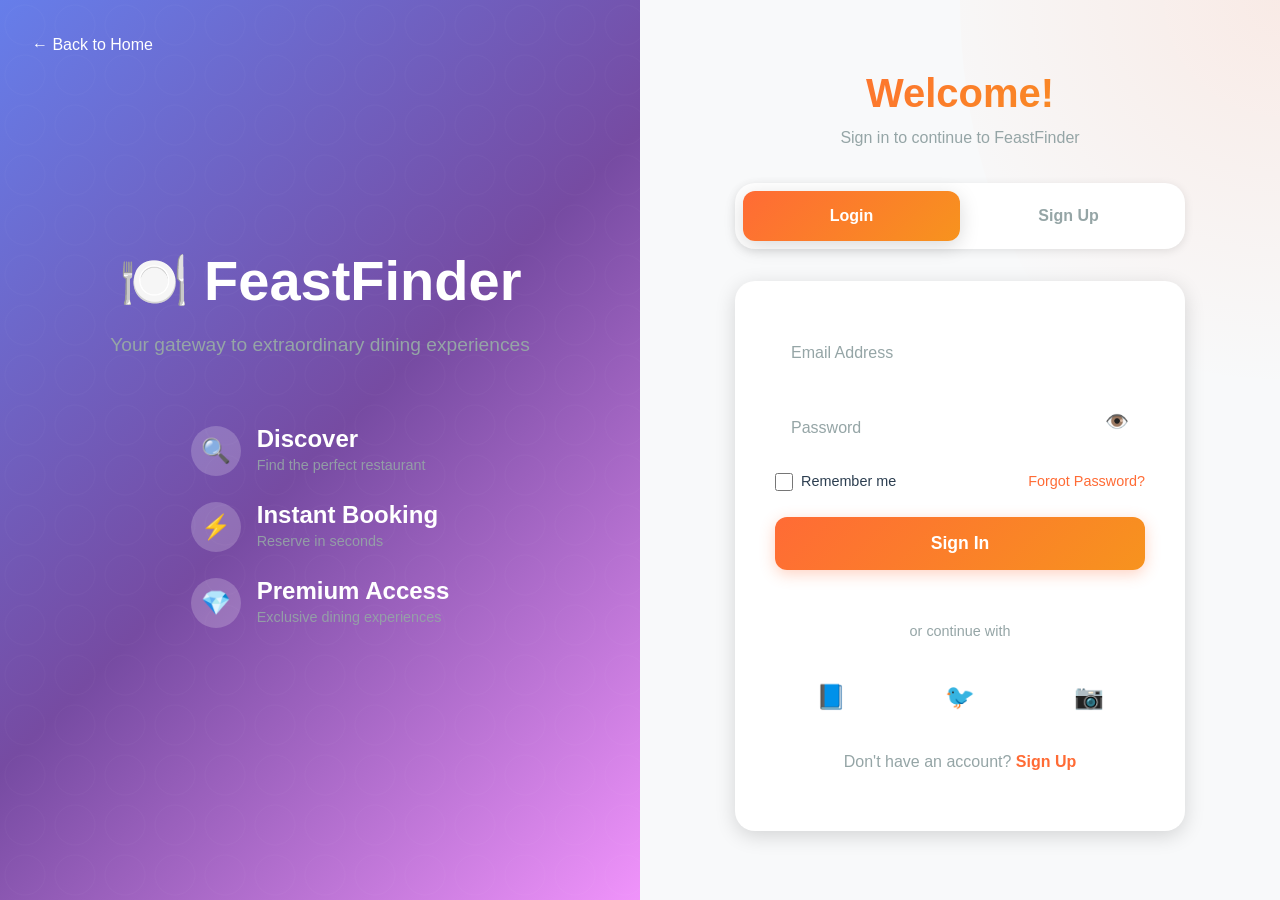
<file: reservation.html>
<!DOCTYPE html>
<html lang="en">
<head>
    <meta charset="UTF-8">
    <meta name="viewport" content="width=device-width, initial-scale=1.0">
    <title>Complete Reservation - FeastFinder</title>
    <link rel="stylesheet" href="css/styles.css">
    <style>
        /* Reservation Page Specific Styles */
        .reservation-section {
            padding: 6rem 0 3rem;
            min-height: 100vh;
        }

        .reservation-container {
            display: grid;
            grid-template-columns: 1.5fr 1fr;
            gap: 3rem;
            max-width: 1200px;
            margin: 0 auto;
        }

        /* Left Column - Form */
        .reservation-form-container {
            background: var(--light-surface);
            padding: 3rem;
            border-radius: var(--border-radius-lg);
            box-shadow: var(--shadow-md);
        }

        .form-header {
            margin-bottom: 2rem;
        }

        .form-header h1 {
            font-size: 2.5rem;
            margin-bottom: 0.5rem;
            background: linear-gradient(135deg, var(--primary-color), var(--secondary-color));
            -webkit-background-clip: text;
            -webkit-text-fill-color: transparent;
            background-clip: text;
        }

        .form-header p {
            color: var(--text-muted);
        }

        .form-section {
            margin-bottom: 2.5rem;
        }

        .form-section h3 {
            font-size: 1.3rem;
            margin-bottom: 1.5rem;
            display: flex;
            align-items: center;
            gap: 0.5rem;
        }

        .form-section h3 span {
            font-size: 1.5rem;
        }

        .form-row {
            display: grid;
            grid-template-columns: 1fr 1fr;
            gap: 1.5rem;
        }

        .form-group {
            margin-bottom: 1.5rem;
        }

        .form-group label {
            display: block;
            margin-bottom: 0.5rem;
            font-weight: 600;
            color: var(--text-dark);
        }

        .form-group input,
        .form-group select,
        .form-group textarea {
            width: 100%;
            padding: 1rem;
            border: 2px solid var(--glass-border);
            border-radius: var(--border-radius-md);
            font-size: 1rem;
            background: var(--light-bg);
            transition: all var(--transition-normal);
            font-family: inherit;
        }

        .form-group input:focus,
        .form-group select:focus,
        .form-group textarea:focus {
            outline: none;
            border-color: var(--primary-color);
            box-shadow: 0 0 0 3px rgba(255, 107, 53, 0.1);
        }

        .form-group textarea {
            resize: vertical;
            min-height: 100px;
        }

        .form-group .helper-text {
            font-size: 0.85rem;
            color: var(--text-muted);
            margin-top: 0.5rem;
        }

        /* Guest Count Selector */
        .guest-selector {
            display: flex;
            align-items: center;
            gap: 1rem;
        }

        .guest-selector button {
            width: 45px;
            height: 45px;
            border: 2px solid var(--glass-border);
            border-radius: 50%;
            background: var(--light-surface);
            font-size: 1.5rem;
            cursor: pointer;
            transition: all var(--transition-normal);
            display: flex;
            align-items: center;
            justify-content: center;
        }

        .guest-selector button:hover:not(:disabled) {
            border-color: var(--primary-color);
            color: var(--primary-color);
            transform: scale(1.1);
        }

        .guest-selector button:disabled {
            opacity: 0.5;
            cursor: not-allowed;
        }

        .guest-selector .guest-count {
            font-size: 2rem;
            font-weight: 700;
            min-width: 60px;
            text-align: center;
            color: var(--primary-color);
        }

        /* Right Column - Summary */
        .reservation-summary {
            position: sticky;
            top: 100px;
            height: fit-content;
        }

        .summary-card {
            background: var(--light-surface);
            border-radius: var(--border-radius-lg);
            box-shadow: var(--shadow-md);
            overflow: hidden;
        }

        .summary-header {
            background: linear-gradient(135deg, var(--primary-color), var(--secondary-color));
            color: white;
            padding: 2rem;
            text-align: center;
        }

        .summary-header h3 {
            margin: 0;
            font-size: 1.5rem;
        }

        .summary-restaurant {
            display: flex;
            gap: 1rem;
            padding: 1.5rem;
            border-bottom: 1px solid var(--glass-border);
        }

        .summary-restaurant-image {
            width: 100px;
            height: 80px;
            border-radius: var(--border-radius-md);
            object-fit: cover;
        }

        .summary-restaurant-info h4 {
            margin: 0 0 0.5rem 0;
            font-size: 1.1rem;
        }

        .summary-restaurant-info p {
            margin: 0;
            font-size: 0.9rem;
            color: var(--text-muted);
        }

        .summary-details {
            padding: 1.5rem;
        }

        .summary-item {
            display: flex;
            justify-content: space-between;
            align-items: center;
            padding: 1rem 0;
            border-bottom: 1px solid var(--glass-border);
        }

        .summary-item:last-child {
            border-bottom: none;
        }

        .summary-item-label {
            display: flex;
            align-items: center;
            gap: 0.5rem;
            color: var(--text-muted);
        }

        .summary-item-label span {
            font-size: 1.2rem;
        }

        .summary-item-value {
            font-weight: 600;
            color: var(--text-dark);
        }

        .summary-total {
            background: var(--light-bg);
            padding: 1.5rem;
            display: flex;
            justify-content: space-between;
            align-items: center;
        }

        .summary-total-label {
            font-size: 1.1rem;
            font-weight: 600;
        }

        .summary-total-value {
            font-size: 1.8rem;
            font-weight: 700;
            color: var(--primary-color);
        }

        .summary-actions {
            padding: 1.5rem;
        }

        .summary-actions .btn {
            width: 100%;
            padding: 1rem;
            font-size: 1.1rem;
            margin-bottom: 1rem;
        }

        .summary-actions .btn:last-child {
            margin-bottom: 0;
        }

        /* Confirmation Modal */
        .confirmation-modal .modal-content {
            max-width: 600px;
            text-align: center;
        }

        .confirmation-icon {
            font-size: 5rem;
            margin-bottom: 1rem;
            animation: bounceIn 0.6s ease-out;
        }

        @keyframes bounceIn {
            0% { transform: scale(0); }
            50% { transform: scale(1.2); }
            100% { transform: scale(1); }
        }

        .confirmation-details {
            background: var(--light-bg);
            padding: 2rem;
            border-radius: var(--border-radius-md);
            margin: 2rem 0;
            text-align: left;
        }

        .confirmation-details h4 {
            margin-bottom: 1rem;
            color: var(--primary-color);
        }

        .confirmation-detail-row {
            display: flex;
            justify-content: space-between;
            padding: 0.75rem 0;
            border-bottom: 1px solid var(--glass-border);
        }

        .confirmation-detail-row:last-child {
            border-bottom: none;
        }

        .confirmation-detail-row .label {
            color: var(--text-muted);
        }

        .confirmation-detail-row .value {
            font-weight: 600;
        }

        .confirmation-actions {
            display: flex;
            gap: 1rem;
            justify-content: center;
            margin-top: 2rem;
        }

        /* Progress Steps */
        .progress-steps {
            display: flex;
            justify-content: space-between;
            margin-bottom: 3rem;
            position: relative;
        }

        .progress-steps::before {
            content: '';
            position: absolute;
            top: 20px;
            left: 0;
            right: 0;
            height: 2px;
            background: var(--glass-border);
            z-index: 0;
        }

        .progress-step {
            display: flex;
            flex-direction: column;
            align-items: center;
            position: relative;
            z-index: 1;
            flex: 1;
        }

        .step-circle {
            width: 40px;
            height: 40px;
            border-radius: 50%;
            background: var(--light-surface);
            border: 2px solid var(--glass-border);
            display: flex;
            align-items: center;
            justify-content: center;
            font-weight: 700;
            margin-bottom: 0.5rem;
            transition: all var(--transition-normal);
        }

        .progress-step.active .step-circle {
            background: var(--primary-color);
            color: white;
            border-color: var(--primary-color);
        }

        .progress-step.completed .step-circle {
            background: var(--success);
            color: white;
            border-color: var(--success);
        }

        .step-label {
            font-size: 0.85rem;
            color: var(--text-muted);
            text-align: center;
        }

        .progress-step.active .step-label {
            color: var(--primary-color);
            font-weight: 600;
        }

        /* Responsive */
        @media (max-width: 1024px) {
            .reservation-container {
                grid-template-columns: 1fr;
            }

            .reservation-summary {
                position: static;
            }
        }

        @media (max-width: 768px) {
            .reservation-form-container {
                padding: 2rem 1.5rem;
            }

            .form-row {
                grid-template-columns: 1fr;
            }

            .form-header h1 {
                font-size: 2rem;
            }

            .progress-steps {
                flex-wrap: wrap;
                gap: 1rem;
            }

            .progress-step {
                flex: 0 0 auto;
            }
        }
    </style>
</head>
<body>
    <!-- Loader -->
    <div class="loader-wrapper">
        <div class="loader">
            <div class="loader-ring"></div>
            <div class="loader-ring"></div>
            <div class="loader-ring"></div>
            <div class="loader-text">FEAST</div>
        </div>
    </div>

    <!-- Navbar -->
    <nav class="navbar scrolled">
        <div class="container">
            <a href="index.html" class="logo">🍽️ FeastFinder</a>
            <ul class="nav-links">
                <li><a href="index.html">Home</a></li>
                <li><a href="restaurants.html">Restaurants</a></li>
                <li><a href="dashboard.html">Dashboard</a></li>
            </ul>
            <div class="nav-right">
                <button class="theme-toggle">
                    <span>🌙</span>
                </button>
                <a href="dashboard.html" class="btn btn-ghost" id="authBtn">Dashboard</a>
            </div>
            <div class="mobile-menu-toggle">
                <span></span>
                <span></span>
                <span></span>
            </div>
        </div>
    </nav>

    <!-- Main Content -->
    <section class="reservation-section">
        <div class="container">
            <!-- Progress Steps -->
            <div class="progress-steps">
                <div class="progress-step completed">
                    <div class="step-circle">✓</div>
                    <div class="step-label">Select Restaurant</div>
                </div>
                <div class="progress-step completed">
                    <div class="step-circle">✓</div>
                    <div class="step-label">Choose Date & Time</div>
                </div>
                <div class="progress-step active">
                    <div class="step-circle">3</div>
                    <div class="step-label">Complete Booking</div>
                </div>
            </div>

            <div class="reservation-container">
                <!-- Left Column - Form -->
                <div class="reservation-form-container">
                    <div class="form-header">
                        <h1>Complete Your Reservation</h1>
                        <p>Please fill in your details to confirm the booking</p>
                    </div>

                    <form id="reservationForm">
                        <!-- Personal Information -->
                        <div class="form-section">
                            <h3><span>👤</span> Personal Information</h3>
                            <div class="form-row">
                                <div class="form-group">
                                    <label for="firstName">First Name *</label>
                                    <input type="text" id="firstName" required>
                                </div>
                                <div class="form-group">
                                    <label for="lastName">Last Name *</label>
                                    <input type="text" id="lastName" required>
                                </div>
                            </div>
                            <div class="form-row">
                                <div class="form-group">
                                    <label for="email">Email Address *</label>
                                    <input type="email" id="email" required>
                                </div>
                                <div class="form-group">
                                    <label for="phone">Phone Number *</label>
                                    <input type="tel" id="phone" required>
                                </div>
                            </div>
                        </div>

                        <!-- Reservation Details -->
                        <div class="form-section">
                            <h3><span>📅</span> Reservation Details</h3>
                            <div class="form-row">
                                <div class="form-group">
                                    <label for="resDate">Date *</label>
                                    <input type="date" id="resDate" required>
                                </div>
                                <div class="form-group">
                                    <label for="resTime">Time *</label>
                                    <select id="resTime" required>
                                        <option value="">Select time</option>
                                    </select>
                                </div>
                            </div>
                            <div class="form-group">
                                <label>Number of Guests *</label>
                                <div class="guest-selector">
                                    <button type="button" onclick="adjustGuests(-1)">−</button>
                                    <div class="guest-count" id="guestCount">2</div>
                                    <button type="button" onclick="adjustGuests(1)">+</button>
                                </div>
                                <p class="helper-text">Maximum 8 guests per reservation</p>
                            </div>
                        </div>

                        <!-- Special Requests -->
                        <div class="form-section">
                            <h3><span>💬</span> Special Requests</h3>
                            <div class="form-group">
                                <label for="specialRequests">Additional Notes (Optional)</label>
                                <textarea id="specialRequests" placeholder="Any dietary restrictions, special occasions, seating preferences, etc."></textarea>
                                <p class="helper-text">We'll do our best to accommodate your requests</p>
                            </div>
                        </div>

                        <!-- Terms -->
                        <div class="form-section">
                            <div class="form-group">
                                <label style="display: flex; align-items: flex-start; gap: 0.5rem; cursor: pointer;">
                                    <input type="checkbox" id="agreeTerms" required style="width: auto; margin-top: 0.25rem;">
                                    <span style="font-weight: normal; font-size: 0.9rem; color: var(--text-muted);">
                                        I agree to the <a href="#" style="color: var(--primary-color);">Terms & Conditions</a> and 
                                        <a href="#" style="color: var(--primary-color);">Cancellation Policy</a>
                                    </span>
                                </label>
                            </div>
                        </div>

                        <button type="submit" class="btn btn-primary" style="width: 100%; padding: 1rem; font-size: 1.1rem;">
                            Confirm Reservation
                        </button>
                    </form>
                </div>

                <!-- Right Column - Summary -->
                <div class="reservation-summary">
                    <div class="summary-card">
                        <div class="summary-header">
                            <h3>Booking Summary</h3>
                        </div>

                        <div class="summary-restaurant">
                            <img id="summaryImage" src="" alt="Restaurant" class="summary-restaurant-image" onerror="this.src='https://images.unsplash.com/photo-1517248135467-4c7edcad34c4?w=400'">
                            <div class="summary-restaurant-info">
                                <h4 id="summaryName">Restaurant Name</h4>
                                <p id="summaryLocation">Location</p>
                            </div>
                        </div>

                        <div class="summary-details">
                            <div class="summary-item">
                                <div class="summary-item-label">
                                    <span>📅</span>
                                    <span>Date</span>
                                </div>
                                <div class="summary-item-value" id="summaryDate">-</div>
                            </div>
                            <div class="summary-item">
                                <div class="summary-item-label">
                                    <span>⏰</span>
                                    <span>Time</span>
                                </div>
                                <div class="summary-item-value" id="summaryTime">-</div>
                            </div>
                            <div class="summary-item">
                                <div class="summary-item-label">
                                    <span>👥</span>
                                    <span>Guests</span>
                                </div>
                                <div class="summary-item-value" id="summaryGuests">2</div>
                            </div>
                            <div class="summary-item">
                                <div class="summary-item-label">
                                    <span>🪑</span>
                                    <span>Table</span>
                                </div>
                                <div class="summary-item-value" id="summaryTable">-</div>
                            </div>
                        </div>

                        <div class="summary-total">
                            <div class="summary-total-label">Estimated Total</div>
                            <div class="summary-total-value" id="summaryTotal">$0</div>
                        </div>

                        <div class="summary-actions">
                            <a href="details.html" class="btn btn-secondary" style="width: 100%;">← Back to Restaurant</a>
                        </div>
                    </div>
                </div>
            </div>
        </div>
    </section>

    <!-- Confirmation Modal -->
    <div class="modal confirmation-modal" id="confirmationModal">
        <div class="modal-content">
            <div class="modal-header">
                <h2>Reservation Confirmed!</h2>
                <button class="modal-close" onclick="Modal.hide('confirmationModal')">&times;</button>
            </div>
            <div class="modal-body">
                <div class="confirmation-icon">✅</div>
                <p style="font-size: 1.1rem; margin-bottom: 1rem;">Your table has been successfully reserved!</p>
                <p style="color: var(--text-muted);">A confirmation email has been sent to your email address.</p>

                <div class="confirmation-details">
                    <h4>Reservation Details</h4>
                    <div class="confirmation-detail-row">
                        <span class="label">Confirmation #</span>
                        <span class="value" id="confirmationNumber">-</span>
                    </div>
                    <div class="confirmation-detail-row">
                        <span class="label">Restaurant</span>
                        <span class="value" id="confirmRestaurant">-</span>
                    </div>
                    <div class="confirmation-detail-row">
                        <span class="label">Date & Time</span>
                        <span class="value" id="confirmDateTime">-</span>
                    </div>
                    <div class="confirmation-detail-row">
                        <span class="label">Party Size</span>
                        <span class="value" id="confirmPartySize">-</span>
                    </div>
                    <div class="confirmation-detail-row">
                        <span class="label">Table</span>
                        <span class="value" id="confirmTable">-</span>
                    </div>
                </div>

                <div class="confirmation-actions">
                    <a href="dashboard.html" class="btn btn-primary">View My Reservations</a>
                    <a href="restaurants.html" class="btn btn-secondary">Browse More Restaurants</a>
                </div>
            </div>
        </div>
    </div>

    <!-- Footer -->
    <footer style="background: var(--dark-bg); color: var(--text-light); padding: 2rem 0; margin-top: 3rem;">
        <div class="container">
            <div style="text-align: center; color: var(--text-muted);">
                <p>&copy; 2024 FeastFinder. All rights reserved.</p>
            </div>
        </div>
    </footer>

    <script src="js/utils.js"></script>
    <script>
        let bookingData = null;
        let guestCount = 2;

        // Initialize
        document.addEventListener('DOMContentLoaded', () => {
            // Check authentication
            if (!Auth.isLoggedIn()) {
                Toast.error('Please login to make a reservation');
                setTimeout(() => {
                    window.location.href = 'login.html';
                }, 1500);
                return;
            }

            // Load booking data
            bookingData = Storage.get('currentBooking');
            
            if (!bookingData) {
                Toast.error('No booking data found');
                setTimeout(() => {
                    window.location.href = 'restaurants.html';
                }, 1500);
                return;
            }

            loadBookingData();
            setupForm();
            updateAuthButton();
        });

        // Load booking data into form and summary
        function loadBookingData() {
            const restaurant = RestaurantData.getById(bookingData.restaurantId);
            
            if (!restaurant) {
                Toast.error('Restaurant not found');
                setTimeout(() => {
                    window.location.href = 'restaurants.html';
                }, 1500);
                return;
            }

            // Update summary
            document.getElementById('summaryImage').src = bookingData.restaurantImage;
            document.getElementById('summaryName').textContent = bookingData.restaurantName;
            document.getElementById('summaryLocation').textContent = restaurant.location;
            document.getElementById('summaryDate').textContent = UI.formatDate(bookingData.date);
            document.getElementById('summaryTime').textContent = bookingData.time;
            document.getElementById('summaryGuests').textContent = bookingData.guests;
            document.getElementById('summaryTable').textContent = `Table ${bookingData.table}`;

            // Calculate total
            const avgPrice = restaurant.menu.reduce((sum, item) => sum + item.price, 0) / restaurant.menu.length;
            const total = Math.round(avgPrice * parseInt(bookingData.guests));
            document.getElementById('summaryTotal').textContent = `$${total}`;

            // Pre-fill form
            document.getElementById('resDate').value = bookingData.date;
            guestCount = parseInt(bookingData.guests);
            document.getElementById('guestCount').textContent = guestCount;

            // Populate time slots
            const timeSelect = document.getElementById('resTime');
            restaurant.timeSlots.forEach(time => {
                const option = document.createElement('option');
                option.value = time;
                option.textContent = time;
                if (time === bookingData.time) {
                    option.selected = true;
                }
                timeSelect.appendChild(option);
            });

            // Set minimum date
            const today = new Date().toISOString().split('T')[0];
            document.getElementById('resDate').min = today;

            // Pre-fill user data
            const user = Auth.getCurrentUser();
            if (user) {
                const nameParts = user.name.split(' ');
                document.getElementById('firstName').value = nameParts[0] || '';
                document.getElementById('lastName').value = nameParts.slice(1).join(' ') || '';
                document.getElementById('email').value = user.email || '';
                document.getElementById('phone').value = user.phone || '';
            }
        }

        // Adjust guest count
        function adjustGuests(change) {
            guestCount = Math.max(1, Math.min(8, guestCount + change));
            document.getElementById('guestCount').textContent = guestCount;
            
            // Update summary
            document.getElementById('summaryGuests').textContent = guestCount;
            
            // Update total
            const restaurant = RestaurantData.getById(bookingData.restaurantId);
            const avgPrice = restaurant.menu.reduce((sum, item) => sum + item.price, 0) / restaurant.menu.length;
            const total = Math.round(avgPrice * guestCount);
            document.getElementById('summaryTotal').textContent = `$${total}`;
        }

        // Setup form
        function setupForm() {
            document.getElementById('reservationForm').addEventListener('submit', function(e) {
                e.preventDefault();

                // Validate form
                const firstName = document.getElementById('firstName').value.trim();
                const lastName = document.getElementById('lastName').value.trim();
                const email = document.getElementById('email').value.trim();
                const phone = document.getElementById('phone').value.trim();
                const date = document.getElementById('resDate').value;
                const time = document.getElementById('resTime').value;
                const specialRequests = document.getElementById('specialRequests').value.trim();
                const agreeTerms = document.getElementById('agreeTerms').checked;

                if (!firstName || !lastName || !email || !phone || !date || !time) {
                    Toast.error('Please fill in all required fields');
                    return;
                }

                if (!Validator.email(email)) {
                    Toast.error('Please enter a valid email address');
                    return;
                }

                if (!Validator.phone(phone)) {
                    Toast.error('Please enter a valid phone number');
                    return;
                }

                if (!agreeTerms) {
                    Toast.error('Please agree to the Terms & Conditions');
                    return;
                }

                // Create reservation
                const restaurant = RestaurantData.getById(bookingData.restaurantId);
                const avgPrice = restaurant.menu.reduce((sum, item) => sum + item.price, 0) / restaurant.menu.length;
                const total = Math.round(avgPrice * guestCount);

                const reservation = Reservations.create({
                    userId: Auth.getCurrentUser().id,
                    restaurantId: bookingData.restaurantId,
                    restaurantName: bookingData.restaurantName,
                    restaurantImage: bookingData.restaurantImage,
                    restaurantLocation: restaurant.location,
                    date: date,
                    time: time,
                    guests: guestCount,
                    table: bookingData.table,
                    specialRequests: specialRequests,
                    total: total,
                    customerName: `${firstName} ${lastName}`,
                    customerEmail: email,
                    customerPhone: phone
                });

                // Show confirmation
                showConfirmation(reservation);

                // Clear booking data
                Storage.remove('currentBooking');
            });

            // Update summary when date/time changes
            document.getElementById('resDate').addEventListener('change', updateSummary);
            document.getElementById('resTime').addEventListener('change', updateSummary);
        }

        // Update summary
        function updateSummary() {
            const date = document.getElementById('resDate').value;
            const time = document.getElementById('resTime').value;

            if (date) {
                document.getElementById('summaryDate').textContent = UI.formatDate(date);
            }
            if (time) {
                document.getElementById('summaryTime').textContent = time;
            }
        }

        // Show confirmation modal
        function showConfirmation(reservation) {
            document.getElementById('confirmationNumber').textContent = `#${reservation.id.toString().padStart(6, '0')}`;
            document.getElementById('confirmRestaurant').textContent = reservation.restaurantName;
            document.getElementById('confirmDateTime').textContent = `${UI.formatDate(reservation.date)} at ${reservation.time}`;
            document.getElementById('confirmPartySize').textContent = `${reservation.guests} ${reservation.guests === 1 ? 'Guest' : 'Guests'}`;
            document.getElementById('confirmTable').textContent = `Table ${reservation.table}`;

            Modal.show('confirmationModal');
            Toast.success('Reservation confirmed!');
        }

        // Update auth button
        function updateAuthButton() {
            const authBtn = document.getElementById('authBtn');
            if (Auth.isLoggedIn()) {
                const user = Auth.getCurrentUser();
                authBtn.textContent = user.name.split(' ')[0];
                authBtn.href = 'dashboard.html';
            }
        }
    </script>
</body>
</html>
</file>
<file: css/styles.css>
/* ============================================
   Restaurant Reservation System - Main Styles
   ============================================ */

/* CSS Variables for Theme */
:root {
    --primary-color: #ff6b35;
    --primary-dark: #e55a2b;
    --secondary-color: #f7931e;
    --accent-color: #00d4aa;
    --dark-bg: #0a0a0a;
    --dark-surface: #1a1a1a;
    --dark-card: #252525;
    --light-bg: #f8f9fa;
    --light-surface: #ffffff;
    --text-dark: #2c3e50;
    --text-light: #ecf0f1;
    --text-muted: #95a5a6;
    --success: #2ecc71;
    --danger: #e74c3c;
    --warning: #f39c12;
    --glass-bg: rgba(255, 255, 255, 0.1);
    --glass-border: rgba(255, 255, 255, 0.18);
    --shadow-sm: 0 2px 10px rgba(0, 0, 0, 0.1);
    --shadow-md: 0 5px 20px rgba(0, 0, 0, 0.15);
    --shadow-lg: 0 10px 40px rgba(0, 0, 0, 0.2);
    --shadow-glow: 0 0 30px rgba(255, 107, 53, 0.3);
    --transition-fast: 0.2s ease;
    --transition-normal: 0.3s ease;
    --transition-slow: 0.5s ease;
    --border-radius-sm: 8px;
    --border-radius-md: 12px;
    --border-radius-lg: 20px;
    --border-radius-xl: 30px;
}

/* Dark Mode Variables */
[data-theme="dark"] {
    --light-bg: #0a0a0a;
    --light-surface: #1a1a1a;
    --text-dark: #ecf0f1;
    --text-light: #2c3e50;
    --shadow-sm: 0 2px 10px rgba(0, 0, 0, 0.3);
    --shadow-md: 0 5px 20px rgba(0, 0, 0, 0.4);
    --shadow-lg: 0 10px 40px rgba(0, 0, 0, 0.5);
}

/* Reset and Base Styles */
* {
    margin: 0;
    padding: 0;
    box-sizing: border-box;
}

html {
    scroll-behavior: smooth;
}

body {
    font-family: 'Segoe UI', Tahoma, Geneva, Verdana, sans-serif;
    background: var(--light-bg);
    color: var(--text-dark);
    line-height: 1.6;
    overflow-x: hidden;
    transition: background var(--transition-normal), color var(--transition-normal);
}

/* Typography */
h1, h2, h3, h4, h5, h6 {
    font-weight: 700;
    line-height: 1.2;
    margin-bottom: 1rem;
}

h1 { font-size: 3rem; }
h2 { font-size: 2.5rem; }
h3 { font-size: 2rem; }
h4 { font-size: 1.5rem; }
h5 { font-size: 1.25rem; }
h6 { font-size: 1rem; }

p {
    margin-bottom: 1rem;
    color: var(--text-muted);
}

a {
    text-decoration: none;
    color: inherit;
    transition: color var(--transition-fast);
}

/* Container */
.container {
    max-width: 1400px;
    margin: 0 auto;
    padding: 0 2rem;
}

/* ============================================
   Loader Animation
   ============================================ */
.loader-wrapper {
    position: fixed;
    top: 0;
    left: 0;
    width: 100%;
    height: 100%;
    background: var(--dark-bg);
    display: flex;
    justify-content: center;
    align-items: center;
    z-index: 9999;
    transition: opacity 0.5s ease, visibility 0.5s ease;
}

.loader-wrapper.hidden {
    opacity: 0;
    visibility: hidden;
}

.loader {
    position: relative;
    width: 100px;
    height: 100px;
}

.loader-ring {
    position: absolute;
    width: 100%;
    height: 100%;
    border-radius: 50%;
    border: 4px solid transparent;
    border-top-color: var(--primary-color);
    animation: spin 1.5s linear infinite;
}

.loader-ring:nth-child(2) {
    width: 80%;
    height: 80%;
    top: 10%;
    left: 10%;
    border-top-color: var(--secondary-color);
    animation-duration: 2s;
    animation-direction: reverse;
}

.loader-ring:nth-child(3) {
    width: 60%;
    height: 60%;
    top: 20%;
    left: 20%;
    border-top-color: var(--accent-color);
    animation-duration: 2.5s;
}

.loader-text {
    position: absolute;
    top: 50%;
    left: 50%;
    transform: translate(-50%, -50%);
    color: white;
    font-size: 0.8rem;
    font-weight: 600;
    letter-spacing: 2px;
}

@keyframes spin {
    0% { transform: rotate(0deg); }
    100% { transform: rotate(360deg); }
}

/* ============================================
   Navbar
   ============================================ */
.navbar {
    position: fixed;
    top: 0;
    left: 0;
    width: 100%;
    padding: 1.5rem 0;
    z-index: 1000;
    transition: all var(--transition-normal);
    background: transparent;
}

.navbar.scrolled {
    background: rgba(255, 255, 255, 0.95);
    backdrop-filter: blur(10px);
    box-shadow: var(--shadow-md);
    padding: 1rem 0;
}

[data-theme="dark"] .navbar.scrolled {
    background: rgba(26, 26, 26, 0.95);
}

.navbar .container {
    display: flex;
    justify-content: space-between;
    align-items: center;
}

.logo {
    font-size: 1.8rem;
    font-weight: 800;
    background: linear-gradient(135deg, var(--primary-color), var(--secondary-color));
    -webkit-background-clip: text;
    -webkit-text-fill-color: transparent;
    background-clip: text;
}

.nav-links {
    display: flex;
    gap: 2rem;
    list-style: none;
}

.nav-links a {
    color: var(--text-dark);
    font-weight: 500;
    position: relative;
    padding: 0.5rem 0;
}

.nav-links a::after {
    content: '';
    position: absolute;
    bottom: 0;
    left: 0;
    width: 0;
    height: 2px;
    background: var(--primary-color);
    transition: width var(--transition-normal);
}

.nav-links a:hover::after {
    width: 100%;
}

.nav-right {
    display: flex;
    align-items: center;
    gap: 1rem;
}

/* Theme Toggle */
.theme-toggle {
    background: var(--glass-bg);
    border: 1px solid var(--glass-border);
    border-radius: 50px;
    padding: 0.5rem;
    cursor: pointer;
    display: flex;
    align-items: center;
    gap: 0.5rem;
    transition: all var(--transition-normal);
}

.theme-toggle:hover {
    background: var(--primary-color);
    transform: scale(1.05);
}

.theme-toggle span {
    font-size: 1.2rem;
}

/* Mobile Menu Toggle */
.mobile-menu-toggle {
    display: none;
    flex-direction: column;
    gap: 5px;
    cursor: pointer;
    z-index: 1001;
}

.mobile-menu-toggle span {
    width: 25px;
    height: 3px;
    background: var(--text-dark);
    border-radius: 3px;
    transition: all var(--transition-normal);
}

/* ============================================
   Buttons
   ============================================ */
.btn {
    display: inline-block;
    padding: 0.8rem 2rem;
    border: none;
    border-radius: var(--border-radius-md);
    font-size: 1rem;
    font-weight: 600;
    cursor: pointer;
    transition: all var(--transition-normal);
    position: relative;
    overflow: hidden;
    text-align: center;
}

.btn-primary {
    background: linear-gradient(135deg, var(--primary-color), var(--secondary-color));
    color: white;
    box-shadow: 0 4px 15px rgba(255, 107, 53, 0.3);
}

.btn-primary:hover {
    transform: translateY(-2px);
    box-shadow: 0 6px 25px rgba(255, 107, 53, 0.4);
}

.btn-secondary {
    background: var(--light-surface);
    color: var(--text-dark);
    border: 2px solid var(--primary-color);
}

.btn-secondary:hover {
    background: var(--primary-color);
    color: white;
}

.btn-ghost {
    background: transparent;
    color: var(--text-dark);
    border: 2px solid var(--glass-border);
}

.btn-ghost:hover {
    background: var(--primary-color);
    color: white;
    border-color: var(--primary-color);
}

/* Ripple Effect */
.btn .ripple {
    position: absolute;
    border-radius: 50%;
    background: rgba(255, 255, 255, 0.6);
    transform: scale(0);
    animation: ripple-animation 0.6s ease-out;
    pointer-events: none;
}

@keyframes ripple-animation {
    to {
        transform: scale(4);
        opacity: 0;
    }
}

/* ============================================
   Cards
   ============================================ */
.card {
    background: var(--light-surface);
    border-radius: var(--border-radius-lg);
    overflow: hidden;
    box-shadow: var(--shadow-sm);
    transition: all var(--transition-normal);
}

.card:hover {
    transform: translateY(-10px);
    box-shadow: var(--shadow-lg);
}

.card-glass {
    background: var(--glass-bg);
    backdrop-filter: blur(10px);
    border: 1px solid var(--glass-border);
}

/* Restaurant Card */
.restaurant-card {
    position: relative;
    overflow: hidden;
}

.restaurant-card .card-image {
    position: relative;
    height: 250px;
    overflow: hidden;
}

.restaurant-card .card-image img {
    width: 100%;
    height: 100%;
    object-fit: cover;
    transition: transform var(--transition-slow);
}

.restaurant-card:hover .card-image img {
    transform: scale(1.1);
}

.restaurant-card .card-badge {
    position: absolute;
    top: 1rem;
    right: 1rem;
    background: var(--primary-color);
    color: white;
    padding: 0.3rem 0.8rem;
    border-radius: var(--border-radius-xl);
    font-size: 0.85rem;
    font-weight: 600;
}

.restaurant-card .card-content {
    padding: 1.5rem;
}

.restaurant-card .card-title {
    font-size: 1.3rem;
    margin-bottom: 0.5rem;
    color: var(--text-dark);
}

.restaurant-card .card-meta {
    display: flex;
    align-items: center;
    gap: 1rem;
    margin-bottom: 1rem;
    font-size: 0.9rem;
    color: var(--text-muted);
}

.restaurant-card .rating {
    display: flex;
    align-items: center;
    gap: 0.3rem;
    color: var(--warning);
}

.restaurant-card .card-footer {
    display: flex;
    justify-content: space-between;
    align-items: center;
    padding-top: 1rem;
    border-top: 1px solid var(--glass-border);
}

/* ============================================
   Forms
   ============================================ */
.form-group {
    margin-bottom: 1.5rem;
    position: relative;
}

.form-label {
    display: block;
    margin-bottom: 0.5rem;
    font-weight: 600;
    color: var(--text-dark);
}

.form-input {
    width: 100%;
    padding: 1rem;
    border: 2px solid var(--glass-border);
    border-radius: var(--border-radius-md);
    font-size: 1rem;
    background: var(--light-surface);
    color: var(--text-dark);
    transition: all var(--transition-normal);
}

.form-input:focus {
    outline: none;
    border-color: var(--primary-color);
    box-shadow: 0 0 0 4px rgba(255, 107, 53, 0.1);
}

/* Floating Label */
.form-group.floating {
    position: relative;
}

.form-group.floating .form-input {
    padding-top: 1.5rem;
    padding-bottom: 0.5rem;
}

.form-group.floating .floating-label {
    position: absolute;
    top: 1rem;
    left: 1rem;
    color: var(--text-muted);
    transition: all var(--transition-normal);
    pointer-events: none;
    font-size: 1rem;
}

.form-group.floating .form-input:focus + .floating-label,
.form-group.floating .form-input:not(:placeholder-shown) + .floating-label {
    top: 0.3rem;
    font-size: 0.75rem;
    color: var(--primary-color);
}

/* ============================================
   Hero Section
   ============================================ */
.hero {
    min-height: 100vh;
    display: flex;
    align-items: center;
    position: relative;
    overflow: hidden;
    background: linear-gradient(135deg, #667eea 0%, #764ba2 100%);
}

.hero::before {
    content: '';
    position: absolute;
    top: 0;
    left: 0;
    width: 100%;
    height: 100%;
    background: url('data:image/svg+xml,<svg xmlns="http://www.w3.org/2000/svg" viewBox="0 0 100 100"><circle cx="50" cy="50" r="40" fill="none" stroke="rgba(255,255,255,0.1)" stroke-width="0.5"/></svg>');
    background-size: 50px 50px;
    animation: float 20s linear infinite;
}

@keyframes float {
    0% { transform: translateY(0) rotate(0deg); }
    100% { transform: translateY(-100px) rotate(360deg); }
}

.hero-content {
    position: relative;
    z-index: 2;
    color: white;
    max-width: 600px;
}

.hero-title {
    font-size: 4rem;
    font-weight: 800;
    margin-bottom: 1.5rem;
    line-height: 1.1;
}

.hero-subtitle {
    font-size: 1.3rem;
    margin-bottom: 2rem;
    opacity: 0.9;
}

.hero-cta {
    display: flex;
    gap: 1rem;
    flex-wrap: wrap;
}

/* Floating Food Icons */
.floating-foods {
    position: absolute;
    width: 100%;
    height: 100%;
    overflow: hidden;
    z-index: 1;
}

.food-icon {
    position: absolute;
    font-size: 3rem;
    opacity: 0.3;
    animation: float-food 15s linear infinite;
}

@keyframes float-food {
    0% {
        transform: translateY(100vh) rotate(0deg);
        opacity: 0;
    }
    10% {
        opacity: 0.3;
    }
    90% {
        opacity: 0.3;
    }
    100% {
        transform: translateY(-100vh) rotate(720deg);
        opacity: 0;
    }
}

/* ============================================
   Grid Layouts
   ============================================ */
.grid {
    display: grid;
    gap: 2rem;
}

.grid-2 {
    grid-template-columns: repeat(auto-fit, minmax(300px, 1fr));
}

.grid-3 {
    grid-template-columns: repeat(auto-fit, minmax(350px, 1fr));
}

.grid-4 {
    grid-template-columns: repeat(auto-fit, minmax(280px, 1fr));
}

/* ============================================
   Section Styles
   ============================================ */
.section {
    padding: 5rem 0;
}

.section-title {
    text-align: center;
    margin-bottom: 3rem;
}

.section-title h2 {
    font-size: 2.5rem;
    margin-bottom: 1rem;
    background: linear-gradient(135deg, var(--primary-color), var(--secondary-color));
    -webkit-background-clip: text;
    -webkit-text-fill-color: transparent;
    background-clip: text;
}

.section-title p {
    font-size: 1.1rem;
    max-width: 600px;
    margin: 0 auto;
}

/* ============================================
   Filters
   ============================================ */
.filters {
    background: var(--light-surface);
    padding: 2rem;
    border-radius: var(--border-radius-lg);
    margin-bottom: 2rem;
    box-shadow: var(--shadow-sm);
}

.filter-group {
    display: flex;
    gap: 1rem;
    flex-wrap: wrap;
    align-items: center;
}

.filter-group select,
.filter-group input {
    padding: 0.7rem 1rem;
    border: 2px solid var(--glass-border);
    border-radius: var(--border-radius-md);
    background: var(--light-bg);
    color: var(--text-dark);
    font-size: 0.95rem;
    cursor: pointer;
    transition: all var(--transition-normal);
}

.filter-group select:hover,
.filter-group input:hover {
    border-color: var(--primary-color);
}

.filter-group select:focus,
.filter-group input:focus {
    outline: none;
    border-color: var(--primary-color);
    box-shadow: 0 0 0 3px rgba(255, 107, 53, 0.1);
}

/* ============================================
   Search Bar
   ============================================ */
.search-bar {
    position: relative;
    max-width: 500px;
    margin: 0 auto 2rem;
}

.search-bar input {
    width: 100%;
    padding: 1rem 1rem 1rem 3rem;
    border: 2px solid var(--glass-border);
    border-radius: var(--border-radius-xl);
    font-size: 1rem;
    background: var(--light-surface);
    color: var(--text-dark);
    transition: all var(--transition-normal);
}

.search-bar input:focus {
    outline: none;
    border-color: var(--primary-color);
    box-shadow: 0 0 0 4px rgba(255, 107, 53, 0.1);
}

.search-bar .search-icon {
    position: absolute;
    left: 1rem;
    top: 50%;
    transform: translateY(-50%);
    color: var(--text-muted);
    font-size: 1.2rem;
}

/* ============================================
   Modal
   ============================================ */
.modal {
    position: fixed;
    top: 0;
    left: 0;
    width: 100%;
    height: 100%;
    background: rgba(0, 0, 0, 0.7);
    backdrop-filter: blur(5px);
    display: none;
    justify-content: center;
    align-items: center;
    z-index: 2000;
    opacity: 0;
    transition: opacity var(--transition-normal);
}

.modal.active {
    display: flex;
    opacity: 1;
}

.modal-content {
    background: var(--light-surface);
    border-radius: var(--border-radius-lg);
    max-width: 500px;
    width: 90%;
    max-height: 90vh;
    overflow-y: auto;
    position: relative;
    transform: scale(0.9);
    transition: transform var(--transition-normal);
}

.modal.active .modal-content {
    transform: scale(1);
}

.modal-header {
    padding: 2rem 2rem 1rem;
    border-bottom: 1px solid var(--glass-border);
}

.modal-body {
    padding: 2rem;
}

.modal-footer {
    padding: 1rem 2rem 2rem;
    display: flex;
    gap: 1rem;
    justify-content: flex-end;
}

.modal-close {
    position: absolute;
    top: 1rem;
    right: 1rem;
    background: none;
    border: none;
    font-size: 1.5rem;
    cursor: pointer;
    color: var(--text-muted);
    transition: color var(--transition-fast);
}

.modal-close:hover {
    color: var(--danger);
}

/* ============================================
   Toast Notifications
   ============================================ */
.toast-container {
    position: fixed;
    top: 1rem;
    right: 1rem;
    z-index: 3000;
    display: flex;
    flex-direction: column;
    gap: 1rem;
}

.toast {
    background: var(--light-surface);
    padding: 1rem 1.5rem;
    border-radius: var(--border-radius-md);
    box-shadow: var(--shadow-lg);
    display: flex;
    align-items: center;
    gap: 1rem;
    min-width: 300px;
    transform: translateX(400px);
    animation: slideIn 0.3s ease forwards;
}

.toast.success {
    border-left: 4px solid var(--success);
}

.toast.error {
    border-left: 4px solid var(--danger);
}

.toast.warning {
    border-left: 4px solid var(--warning);
}

@keyframes slideIn {
    to {
        transform: translateX(0);
    }
}

.toast.hide {
    animation: slideOut 0.3s ease forwards;
}

@keyframes slideOut {
    to {
        transform: translateX(400px);
    }
}

/* ============================================
   Table/Seat Selection
   ============================================ */
.seat-map {
    display: grid;
    grid-template-columns: repeat(auto-fit, minmax(60px, 1fr));
    gap: 1rem;
    padding: 2rem;
    background: var(--light-surface);
    border-radius: var(--border-radius-lg);
}

.seat {
    aspect-ratio: 1;
    border: 2px solid var(--glass-border);
    border-radius: var(--border-radius-md);
    display: flex;
    align-items: center;
    justify-content: center;
    cursor: pointer;
    transition: all var(--transition-normal);
    font-weight: 600;
    background: var(--light-bg);
}

.seat:hover:not(.occupied) {
    border-color: var(--primary-color);
    transform: scale(1.05);
}

.seat.selected {
    background: var(--primary-color);
    color: white;
    border-color: var(--primary-color);
}

.seat.occupied {
    background: var(--text-muted);
    color: white;
    cursor: not-allowed;
    opacity: 0.5;
}

/* ============================================
   Time Slots
   ============================================ */
.time-slots {
    display: grid;
    grid-template-columns: repeat(auto-fit, minmax(100px, 1fr));
    gap: 1rem;
}

.time-slot {
    padding: 1rem;
    border: 2px solid var(--glass-border);
    border-radius: var(--border-radius-md);
    text-align: center;
    cursor: pointer;
    transition: all var(--transition-normal);
    font-weight: 600;
}

.time-slot:hover:not(.unavailable) {
    border-color: var(--primary-color);
    transform: translateY(-2px);
}

.time-slot.selected {
    background: var(--primary-color);
    color: white;
    border-color: var(--primary-color);
}

.time-slot.unavailable {
    background: var(--text-muted);
    color: white;
    cursor: not-allowed;
    opacity: 0.5;
}

/* ============================================
   Skeleton Loading
   ============================================ */
.skeleton {
    background: linear-gradient(90deg, var(--glass-bg) 25%, var(--light-surface) 50%, var(--glass-bg) 75%);
    background-size: 200% 100%;
    animation: skeleton-loading 1.5s infinite;
    border-radius: var(--border-radius-md);
}

@keyframes skeleton-loading {
    0% { background-position: 200% 0; }
    100% { background-position: -200% 0; }
}

.skeleton-text {
    height: 1rem;
    margin-bottom: 0.5rem;
}

.skeleton-title {
    height: 2rem;
    width: 60%;
    margin-bottom: 1rem;
}

.skeleton-image {
    height: 200px;
    width: 100%;
}

/* ============================================
   Pagination
   ============================================ */
.pagination {
    display: flex;
    justify-content: center;
    gap: 0.5rem;
    margin-top: 3rem;
}

.pagination button {
    padding: 0.7rem 1.2rem;
    border: 2px solid var(--glass-border);
    border-radius: var(--border-radius-md);
    background: var(--light-surface);
    color: var(--text-dark);
    cursor: pointer;
    transition: all var(--transition-normal);
    font-weight: 600;
}

.pagination button:hover:not(:disabled) {
    border-color: var(--primary-color);
    color: var(--primary-color);
}

.pagination button.active {
    background: var(--primary-color);
    color: white;
    border-color: var(--primary-color);
}

.pagination button:disabled {
    opacity: 0.5;
    cursor: not-allowed;
}

/* ============================================
   Dashboard Stats
   ============================================ */
.stats-grid {
    display: grid;
    grid-template-columns: repeat(auto-fit, minmax(250px, 1fr));
    gap: 1.5rem;
    margin-bottom: 3rem;
}

.stat-card {
    background: linear-gradient(135deg, var(--primary-color), var(--secondary-color));
    color: white;
    padding: 2rem;
    border-radius: var(--border-radius-lg);
    position: relative;
    overflow: hidden;
}

.stat-card::before {
    content: '';
    position: absolute;
    top: -50%;
    right: -50%;
    width: 100%;
    height: 100%;
    background: rgba(255, 255, 255, 0.1);
    border-radius: 50%;
}

.stat-card .stat-icon {
    font-size: 3rem;
    margin-bottom: 1rem;
}

.stat-card .stat-value {
    font-size: 2.5rem;
    font-weight: 800;
    margin-bottom: 0.5rem;
}

.stat-card .stat-label {
    font-size: 1rem;
    opacity: 0.9;
}

/* ============================================
   Reservation Card
   ============================================ */
.reservation-card {
    background: var(--light-surface);
    border-radius: var(--border-radius-lg);
    padding: 1.5rem;
    margin-bottom: 1rem;
    box-shadow: var(--shadow-sm);
    display: flex;
    justify-content: space-between;
    align-items: center;
    flex-wrap: wrap;
    gap: 1rem;
    transition: all var(--transition-normal);
}

.reservation-card:hover {
    box-shadow: var(--shadow-md);
}

.reservation-info h4 {
    margin-bottom: 0.5rem;
    color: var(--text-dark);
}

.reservation-info p {
    margin: 0.25rem 0;
    font-size: 0.9rem;
}

.reservation-status {
    padding: 0.4rem 1rem;
    border-radius: var(--border-radius-xl);
    font-size: 0.85rem;
    font-weight: 600;
}

.reservation-status.upcoming {
    background: rgba(46, 204, 113, 0.1);
    color: var(--success);
}

.reservation-status.completed {
    background: rgba(149, 165, 166, 0.1);
    color: var(--text-muted);
}

.reservation-status.cancelled {
    background: rgba(231, 76, 60, 0.1);
    color: var(--danger);
}

/* ============================================
   Responsive Design
   ============================================ */
@media (max-width: 1024px) {
    h1 { font-size: 2.5rem; }
    h2 { font-size: 2rem; }
    
    .hero-title {
        font-size: 3rem;
    }
    
    .grid-3 {
        grid-template-columns: repeat(auto-fit, minmax(300px, 1fr));
    }
}

@media (max-width: 768px) {
    .container {
        padding: 0 1rem;
    }
    
    h1 { font-size: 2rem; }
    h2 { font-size: 1.75rem; }
    
    .navbar .container {
        flex-wrap: wrap;
    }
    
    .nav-links {
        position: fixed;
        top: 0;
        right: -100%;
        width: 70%;
        height: 100vh;
        background: var(--light-surface);
        flex-direction: column;
        justify-content: center;
        align-items: center;
        transition: right var(--transition-normal);
        box-shadow: var(--shadow-lg);
    }
    
    .nav-links.active {
        right: 0;
    }
    
    .mobile-menu-toggle {
        display: flex;
    }
    
    .hero-title {
        font-size: 2.5rem;
    }
    
    .hero-subtitle {
        font-size: 1.1rem;
    }
    
    .section {
        padding: 3rem 0;
    }
    
    .grid-2,
    .grid-3,
    .grid-4 {
        grid-template-columns: 1fr;
    }
    
    .filter-group {
        flex-direction: column;
        align-items: stretch;
    }
    
    .reservation-card {
        flex-direction: column;
        align-items: flex-start;
    }
    
    .modal-content {
        width: 95%;
        margin: 1rem;
    }
}

@media (max-width: 480px) {
    .hero-title {
        font-size: 2rem;
    }
    
    .btn {
        padding: 0.7rem 1.5rem;
        font-size: 0.9rem;
    }
    
    .card-content {
        padding: 1rem;
    }
    
    .seat-map {
        grid-template-columns: repeat(3, 1fr);
    }
    
    .time-slots {
        grid-template-columns: repeat(2, 1fr);
    }
}

/* ============================================
   Utility Classes
   ============================================ */
.text-center { text-align: center; }
.text-left { text-align: left; }
.text-right { text-align: right; }

.mt-1 { margin-top: 0.5rem; }
.mt-2 { margin-top: 1rem; }
.mt-3 { margin-top: 1.5rem; }
.mt-4 { margin-top: 2rem; }

.mb-1 { margin-bottom: 0.5rem; }
.mb-2 { margin-bottom: 1rem; }
.mb-3 { margin-bottom: 1.5rem; }
.mb-4 { margin-bottom: 2rem; }

.hidden { display: none !important; }
.visible { display: block !important; }

.flex { display: flex; }
.flex-center {
    display: flex;
    justify-content: center;
    align-items: center;
}

.gap-1 { gap: 0.5rem; }
.gap-2 { gap: 1rem; }
.gap-3 { gap: 1.5rem; }

/* Scrollbar Styling */
::-webkit-scrollbar {
    width: 10px;
}

::-webkit-scrollbar-track {
    background: var(--light-bg);
}

::-webkit-scrollbar-thumb {
    background: var(--primary-color);
    border-radius: 5px;
}

::-webkit-scrollbar-thumb:hover {
    background: var(--primary-dark);
}

/* Selection Styling */
::selection {
    background: var(--primary-color);
    color: white;
}
</file>
